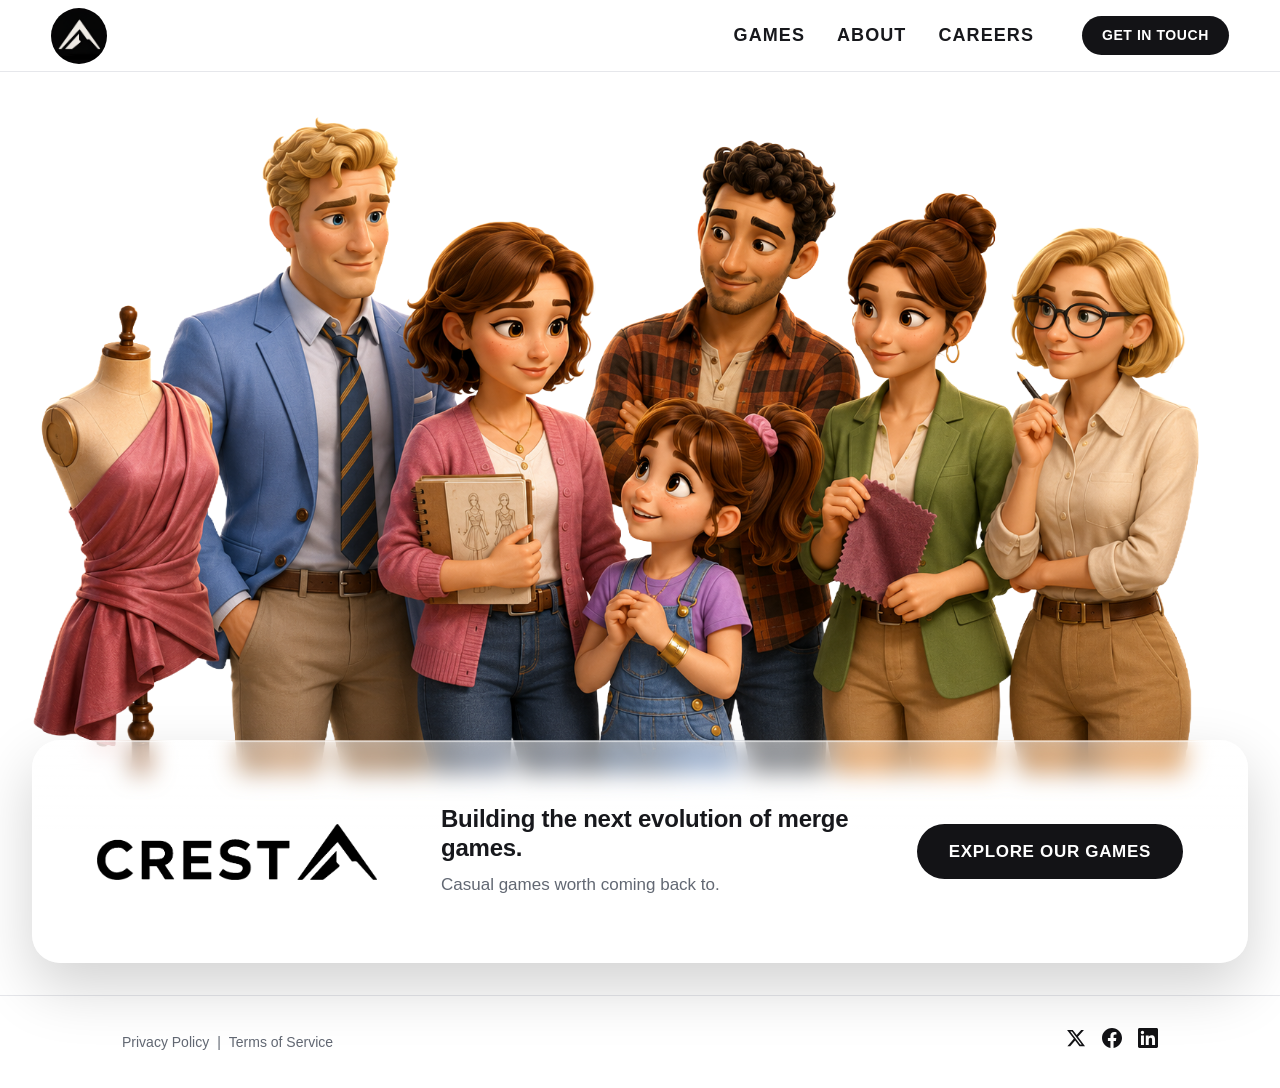
<file: index.html>
<!DOCTYPE html><html lang="en"> <head><meta charset="UTF-8"><meta name="viewport" content="width=device-width, initial-scale=1.0"><title>Crest Games — Games that reward quick thinking and elegant execution</title><meta name="description" content="Crest Games — Building engaging casual mobile games worth coming back to."><link rel="canonical" href="https://crest.gs/"><!-- Favicon --><link rel="icon" type="image/png" href="/logo.png"><link rel="apple-touch-icon" href="/logo.png"><!-- Open Graph --><meta property="og:type" content="website"><meta property="og:title" content="Crest Games — Games that reward quick thinking and elegant execution"><meta property="og:description" content="Crest Games — Building engaging casual mobile games worth coming back to."><meta property="og:url" content="https://crest.gs/"><meta property="og:image" content="https://crest.gs/logo-text.png"><meta property="og:site_name" content="Crest Games"><!-- Twitter Card --><meta name="twitter:card" content="summary"><meta name="twitter:title" content="Crest Games — Games that reward quick thinking and elegant execution"><meta name="twitter:description" content="Crest Games — Building engaging casual mobile games worth coming back to."><meta name="twitter:image" content="https://crest.gs/logo-text.png"><!-- Fonts: Satoshi (Fontshare) --><link rel="preconnect" href="https://api.fontshare.com" crossorigin><link href="https://api.fontshare.com/v2/css?f[]=satoshi@300,400,500,700,900&display=swap" rel="stylesheet"><style>.sr-only[data-astro-cid-bbe6dxrz]{position:absolute;width:1px;height:1px;padding:0;margin:-1px;overflow:hidden;clip:rect(0,0,0,0);white-space:nowrap;border:0}.hero[data-astro-cid-bbe6dxrz]{display:flex;flex-direction:column;align-items:center;padding:0 var(--space-lg) var(--space-lg)}.hero-stage[data-astro-cid-bbe6dxrz]{width:100%;display:flex;justify-content:center;padding-top:var(--space-md)}.hero-art[data-astro-cid-bbe6dxrz]{display:block;width:100%;max-width:1400px;height:auto}.hero-card[data-astro-cid-bbe6dxrz]{position:relative;z-index:2;width:100%;max-width:1340px;margin-top:calc(-1 * var(--space-lg));display:flex;flex-direction:row;align-items:center;gap:var(--space-xl);text-align:left;background:#ffffff38;backdrop-filter:blur(12px) saturate(175%);-webkit-backdrop-filter:blur(12px) saturate(175%);border:1px solid rgba(255,255,255,.4);border-radius:28px;box-shadow:0 24px 60px #0000002e,inset 0 1px 1px #fff9;padding:var(--space-xl) var(--space-xl);overflow:hidden}.hero-card[data-astro-cid-bbe6dxrz]:before{content:"";position:absolute;inset:0;border-radius:inherit;pointer-events:none;background:linear-gradient(180deg,#fff6,#fff0 40%)}.hero-card[data-astro-cid-bbe6dxrz]>[data-astro-cid-bbe6dxrz]{position:relative;z-index:1}.hero-logo[data-astro-cid-bbe6dxrz]{width:280px;height:auto;flex-shrink:0}.hero-copy[data-astro-cid-bbe6dxrz]{flex:1;min-width:0}.hero-tagline[data-astro-cid-bbe6dxrz]{font-size:var(--font-size-xl);font-weight:900;color:var(--color-text);line-height:1.2;letter-spacing:-.01em}.hero-subtitle[data-astro-cid-bbe6dxrz]{font-size:1.0625rem;font-weight:500;color:var(--color-text-muted);margin-top:var(--space-sm)}.hero-cta[data-astro-cid-bbe6dxrz]{flex-shrink:0;white-space:nowrap;font-size:var(--font-size-base);padding:.875rem 2rem;background-color:var(--color-accent);color:#fff}.hero-cta[data-astro-cid-bbe6dxrz]:hover{background-color:var(--color-accent-hover)}@media(max-width:768px){.hero[data-astro-cid-bbe6dxrz]{padding:var(--space-md)}.hero-card[data-astro-cid-bbe6dxrz]{flex-direction:column;text-align:center;gap:var(--space-md);max-width:420px;margin-top:calc(-1 * var(--space-lg));padding:var(--space-lg) var(--space-md)}.hero-logo[data-astro-cid-bbe6dxrz]{width:130px}.hero-cta[data-astro-cid-bbe6dxrz]{width:100%}}
</style>
<link rel="stylesheet" href="/_astro/BaseLayout.DIKNVP6m.css"></head> <body> <a href="#main-content" class="skip-link">Skip to content</a> <header class="site-header" data-astro-cid-3ef6ksr2> <nav class="nav" aria-label="Main navigation" data-astro-cid-3ef6ksr2> <a href="/" class="nav-logo" aria-label="Crest Games home" data-astro-cid-3ef6ksr2> <img src="/logo-header.png" alt="" width="56" height="56" data-astro-cid-3ef6ksr2> </a> <ul class="nav-links" id="nav-links" data-astro-cid-3ef6ksr2> <li data-astro-cid-3ef6ksr2> <a href="/games" data-astro-cid-3ef6ksr2> Games </a> </li><li data-astro-cid-3ef6ksr2> <a href="/about" data-astro-cid-3ef6ksr2> About </a> </li><li data-astro-cid-3ef6ksr2> <a href="/careers" data-astro-cid-3ef6ksr2> Careers </a> </li> </ul> <a href="/contact" class="cta-button nav-cta" data-astro-cid-3ef6ksr2>Get in Touch</a> <button class="mobile-menu-toggle" aria-label="Toggle menu" aria-expanded="false" aria-controls="nav-links" data-astro-cid-3ef6ksr2> <span data-astro-cid-3ef6ksr2></span> <span data-astro-cid-3ef6ksr2></span> <span data-astro-cid-3ef6ksr2></span> </button> </nav> </header> <script type="module">const e=document.querySelector(".mobile-menu-toggle"),t=document.getElementById("nav-links");e&&t&&e.addEventListener("click",()=>{const n=e.getAttribute("aria-expanded")==="true";e.setAttribute("aria-expanded",String(!n)),t.classList.toggle("is-open")});</script> <main id="main-content">  <section class="hero" aria-labelledby="hero-heading" data-astro-cid-bbe6dxrz> <h1 id="hero-heading" class="sr-only" data-astro-cid-bbe6dxrz>Crest Games</h1> <div class="hero-stage" data-astro-cid-bbe6dxrz> <img class="hero-art" src="/landing.png" alt="The Merge Mogul cast" loading="eager" data-astro-cid-bbe6dxrz> </div> <div class="hero-card" data-astro-cid-bbe6dxrz> <img src="/logo-full.png" alt="Crest Games" class="hero-logo" width="280" height="56" data-astro-cid-bbe6dxrz> <div class="hero-copy" data-astro-cid-bbe6dxrz> <p class="hero-tagline" data-astro-cid-bbe6dxrz>Building the next evolution of merge games.</p> <p class="hero-subtitle" data-astro-cid-bbe6dxrz>Casual games worth coming back to.</p> </div> <a href="/games" class="cta-button hero-cta" data-astro-cid-bbe6dxrz>Explore our games</a> </div> </section>  </main> <footer class="site-footer" data-astro-cid-sz7xmlte> <div class="footer-inner container" data-astro-cid-sz7xmlte> <div class="footer-legal" data-astro-cid-sz7xmlte> <a href="/privacy-policy" data-astro-cid-sz7xmlte>Privacy Policy</a> <span aria-hidden="true" data-astro-cid-sz7xmlte>|</span> <a href="/terms-of-service" data-astro-cid-sz7xmlte>Terms of Service</a> </div> <div class="social-icons" data-astro-cid-dv46nlzh> <a href="#" target="_blank" rel="noopener noreferrer" aria-label="Twitter" data-astro-cid-dv46nlzh> <svg width="20" height="20" viewBox="0 0 24 24" fill="currentColor" xmlns="http://www.w3.org/2000/svg" data-astro-cid-dv46nlzh> <path d="M18.244 2.25h3.308l-7.227 8.26 8.502 11.24H16.17l-5.214-6.817L4.99 21.75H1.68l7.73-8.835L1.254 2.25H8.08l4.713 6.231zm-1.161 17.52h1.833L7.084 4.126H5.117z" data-astro-cid-dv46nlzh></path> </svg> </a> <a href="#" target="_blank" rel="noopener noreferrer" aria-label="Facebook" data-astro-cid-dv46nlzh> <svg width="20" height="20" viewBox="0 0 24 24" fill="currentColor" xmlns="http://www.w3.org/2000/svg" data-astro-cid-dv46nlzh> <path d="M24 12.073c0-6.627-5.373-12-12-12s-12 5.373-12 12c0 5.99 4.388 10.954 10.125 11.854v-8.385H7.078v-3.47h3.047V9.43c0-3.007 1.792-4.669 4.533-4.669 1.312 0 2.686.235 2.686.235v2.953H15.83c-1.491 0-1.956.925-1.956 1.874v2.25h3.328l-.532 3.47h-2.796v8.385C19.612 23.027 24 18.062 24 12.073z" data-astro-cid-dv46nlzh></path> </svg> </a> <a href="#" target="_blank" rel="noopener noreferrer" aria-label="LinkedIn" data-astro-cid-dv46nlzh> <svg width="20" height="20" viewBox="0 0 24 24" fill="currentColor" xmlns="http://www.w3.org/2000/svg" data-astro-cid-dv46nlzh> <path d="M20.447 20.452h-3.554v-5.569c0-1.328-.027-3.037-1.852-3.037-1.853 0-2.136 1.445-2.136 2.939v5.667H9.351V9h3.414v1.561h.046c.477-.9 1.637-1.85 3.37-1.85 3.601 0 4.267 2.37 4.267 5.455v6.286zM5.337 7.433a2.062 2.062 0 01-2.063-2.065 2.064 2.064 0 112.063 2.065zm1.782 13.019H3.555V9h3.564v11.452zM22.225 0H1.771C.792 0 0 .774 0 1.729v20.542C0 23.227.792 24 1.771 24h20.451C23.2 24 24 23.227 24 22.271V1.729C24 .774 23.2 0 22.222 0h.003z" data-astro-cid-dv46nlzh></path> </svg> </a> </div> </div> </footer> </body></html>
</file>
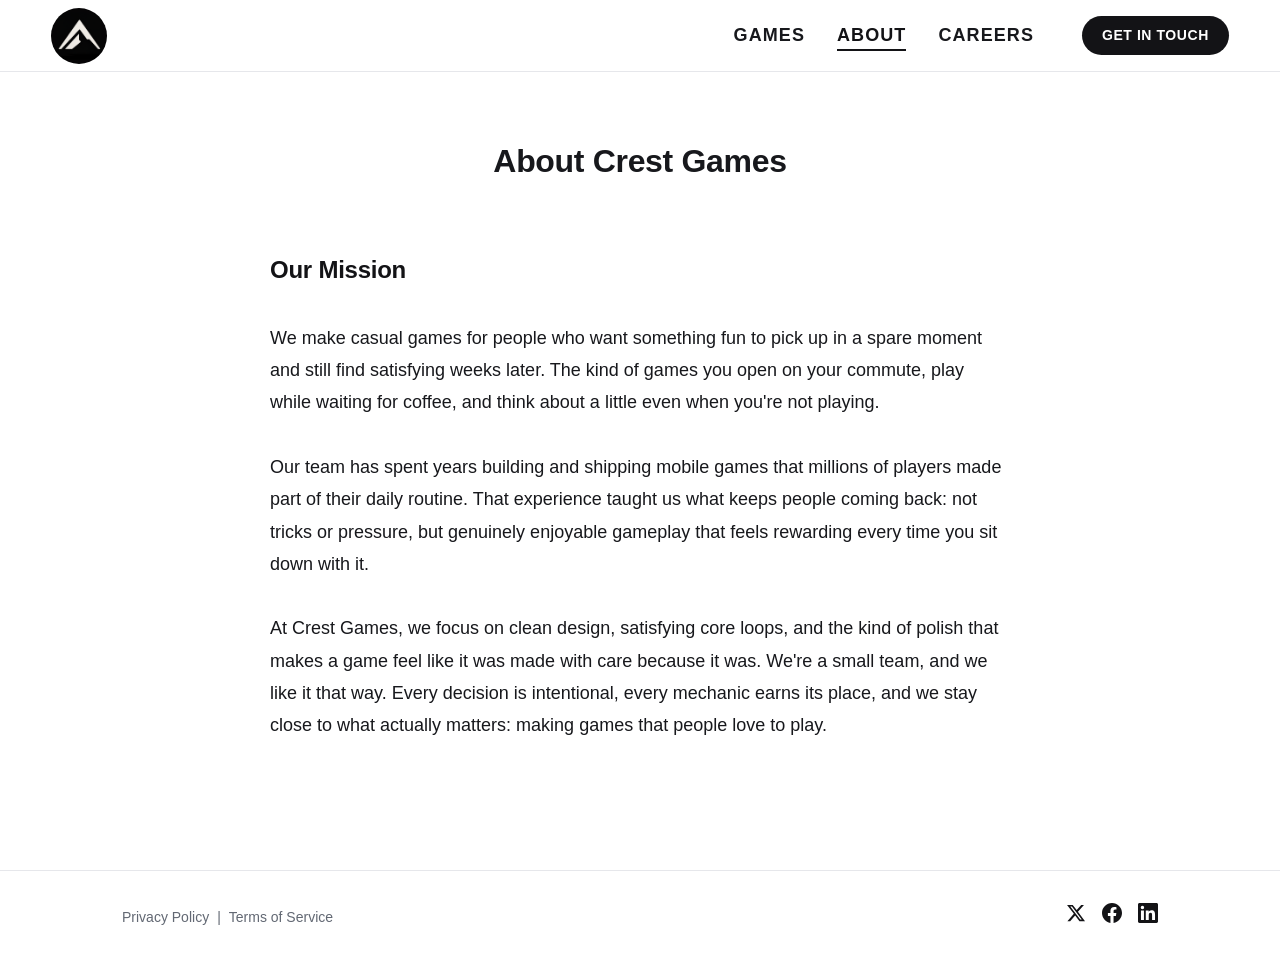
<file: about/index.html>
<!DOCTYPE html><html lang="en"> <head><meta charset="UTF-8"><meta name="viewport" content="width=device-width, initial-scale=1.0"><title>About | Crest Games</title><meta name="description" content="Crest Games — A mobile casual game studio building engaging games that players genuinely enjoy coming back to."><link rel="canonical" href="https://crest.gs/about"><!-- Favicon --><link rel="icon" type="image/png" href="/logo.png"><link rel="apple-touch-icon" href="/logo.png"><!-- Open Graph --><meta property="og:type" content="website"><meta property="og:title" content="About | Crest Games"><meta property="og:description" content="Crest Games — A mobile casual game studio building engaging games that players genuinely enjoy coming back to."><meta property="og:url" content="https://crest.gs/about"><meta property="og:image" content="https://crest.gs/logo-text.png"><meta property="og:site_name" content="Crest Games"><!-- Twitter Card --><meta name="twitter:card" content="summary"><meta name="twitter:title" content="About | Crest Games"><meta name="twitter:description" content="Crest Games — A mobile casual game studio building engaging games that players genuinely enjoy coming back to."><meta name="twitter:image" content="https://crest.gs/logo-text.png"><!-- Fonts: Satoshi (Fontshare) --><link rel="preconnect" href="https://api.fontshare.com" crossorigin><link href="https://api.fontshare.com/v2/css?f[]=satoshi@300,400,500,700,900&display=swap" rel="stylesheet"><style>.about-content[data-astro-cid-kh7btl4r]{max-width:740px;margin-inline:auto}.about-block[data-astro-cid-kh7btl4r]{margin-bottom:var(--space-xl)}.about-block[data-astro-cid-kh7btl4r] h2[data-astro-cid-kh7btl4r]{font-size:var(--font-size-xl);color:var(--color-accent);margin-bottom:var(--space-lg)}.about-block[data-astro-cid-kh7btl4r] p[data-astro-cid-kh7btl4r]{font-size:var(--font-size-lg);line-height:1.8;color:var(--color-text);margin-bottom:var(--space-lg)}
</style>
<link rel="stylesheet" href="/_astro/BaseLayout.DIKNVP6m.css"></head> <body> <a href="#main-content" class="skip-link">Skip to content</a> <header class="site-header" data-astro-cid-3ef6ksr2> <nav class="nav" aria-label="Main navigation" data-astro-cid-3ef6ksr2> <a href="/" class="nav-logo" aria-label="Crest Games home" data-astro-cid-3ef6ksr2> <img src="/logo-header.png" alt="" width="56" height="56" data-astro-cid-3ef6ksr2> </a> <ul class="nav-links" id="nav-links" data-astro-cid-3ef6ksr2> <li data-astro-cid-3ef6ksr2> <a href="/games" data-astro-cid-3ef6ksr2> Games </a> </li><li data-astro-cid-3ef6ksr2> <a href="/about" aria-current="page" data-astro-cid-3ef6ksr2> About </a> </li><li data-astro-cid-3ef6ksr2> <a href="/careers" data-astro-cid-3ef6ksr2> Careers </a> </li> </ul> <a href="/contact" class="cta-button nav-cta" data-astro-cid-3ef6ksr2>Get in Touch</a> <button class="mobile-menu-toggle" aria-label="Toggle menu" aria-expanded="false" aria-controls="nav-links" data-astro-cid-3ef6ksr2> <span data-astro-cid-3ef6ksr2></span> <span data-astro-cid-3ef6ksr2></span> <span data-astro-cid-3ef6ksr2></span> </button> </nav> </header> <script type="module">const e=document.querySelector(".mobile-menu-toggle"),t=document.getElementById("nav-links");e&&t&&e.addEventListener("click",()=>{const n=e.getAttribute("aria-expanded")==="true";e.setAttribute("aria-expanded",String(!n)),t.classList.toggle("is-open")});</script> <main id="main-content">  <section class="page-section" data-astro-cid-kh7btl4r> <div class="container" data-astro-cid-kh7btl4r> <div class="page-header" data-astro-cid-kh7btl4r> <h1 data-astro-cid-kh7btl4r>About Crest Games</h1> </div> <div class="about-content" data-astro-cid-kh7btl4r> <div class="about-block" data-astro-cid-kh7btl4r> <h2 data-astro-cid-kh7btl4r>Our Mission</h2> <p data-astro-cid-kh7btl4r>
We make casual games for people who want something fun to pick up in a spare moment
            and still find satisfying weeks later. The kind of games you open on your commute,
            play while waiting for coffee, and think about a little even when you're not playing.
</p> <p data-astro-cid-kh7btl4r>
Our team has spent years building and shipping mobile games that millions of players
            made part of their daily routine. That experience taught us what keeps people coming
            back: not tricks or pressure, but genuinely enjoyable gameplay that feels rewarding
            every time you sit down with it.
</p> <p data-astro-cid-kh7btl4r>
At Crest Games, we focus on clean design, satisfying core loops, and the kind of
            polish that makes a game feel like it was made with care because it was. We're a
            small team, and we like it that way. Every decision is intentional, every mechanic
            earns its place, and we stay close to what actually matters: making games that people
            love to play.
</p> </div> </div> </div> </section>  </main> <footer class="site-footer" data-astro-cid-sz7xmlte> <div class="footer-inner container" data-astro-cid-sz7xmlte> <div class="footer-legal" data-astro-cid-sz7xmlte> <a href="/privacy-policy" data-astro-cid-sz7xmlte>Privacy Policy</a> <span aria-hidden="true" data-astro-cid-sz7xmlte>|</span> <a href="/terms-of-service" data-astro-cid-sz7xmlte>Terms of Service</a> </div> <div class="social-icons" data-astro-cid-dv46nlzh> <a href="#" target="_blank" rel="noopener noreferrer" aria-label="Twitter" data-astro-cid-dv46nlzh> <svg width="20" height="20" viewBox="0 0 24 24" fill="currentColor" xmlns="http://www.w3.org/2000/svg" data-astro-cid-dv46nlzh> <path d="M18.244 2.25h3.308l-7.227 8.26 8.502 11.24H16.17l-5.214-6.817L4.99 21.75H1.68l7.73-8.835L1.254 2.25H8.08l4.713 6.231zm-1.161 17.52h1.833L7.084 4.126H5.117z" data-astro-cid-dv46nlzh></path> </svg> </a> <a href="#" target="_blank" rel="noopener noreferrer" aria-label="Facebook" data-astro-cid-dv46nlzh> <svg width="20" height="20" viewBox="0 0 24 24" fill="currentColor" xmlns="http://www.w3.org/2000/svg" data-astro-cid-dv46nlzh> <path d="M24 12.073c0-6.627-5.373-12-12-12s-12 5.373-12 12c0 5.99 4.388 10.954 10.125 11.854v-8.385H7.078v-3.47h3.047V9.43c0-3.007 1.792-4.669 4.533-4.669 1.312 0 2.686.235 2.686.235v2.953H15.83c-1.491 0-1.956.925-1.956 1.874v2.25h3.328l-.532 3.47h-2.796v8.385C19.612 23.027 24 18.062 24 12.073z" data-astro-cid-dv46nlzh></path> </svg> </a> <a href="#" target="_blank" rel="noopener noreferrer" aria-label="LinkedIn" data-astro-cid-dv46nlzh> <svg width="20" height="20" viewBox="0 0 24 24" fill="currentColor" xmlns="http://www.w3.org/2000/svg" data-astro-cid-dv46nlzh> <path d="M20.447 20.452h-3.554v-5.569c0-1.328-.027-3.037-1.852-3.037-1.853 0-2.136 1.445-2.136 2.939v5.667H9.351V9h3.414v1.561h.046c.477-.9 1.637-1.85 3.37-1.85 3.601 0 4.267 2.37 4.267 5.455v6.286zM5.337 7.433a2.062 2.062 0 01-2.063-2.065 2.064 2.064 0 112.063 2.065zm1.782 13.019H3.555V9h3.564v11.452zM22.225 0H1.771C.792 0 0 .774 0 1.729v20.542C0 23.227.792 24 1.771 24h20.451C23.2 24 24 23.227 24 22.271V1.729C24 .774 23.2 0 22.222 0h.003z" data-astro-cid-dv46nlzh></path> </svg> </a> </div> </div> </footer> </body></html>
</file>
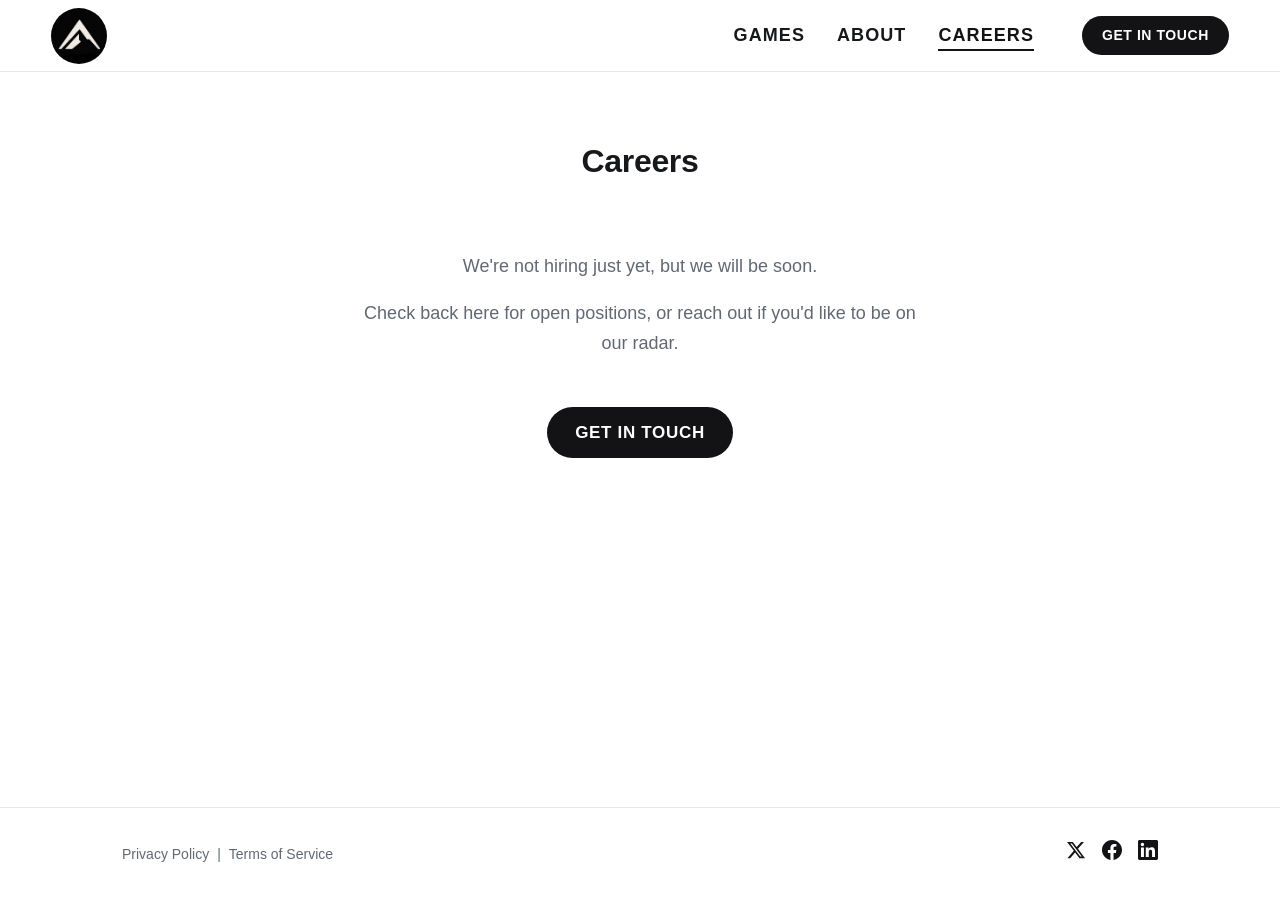
<file: careers/index.html>
<!DOCTYPE html><html lang="en"> <head><meta charset="UTF-8"><meta name="viewport" content="width=device-width, initial-scale=1.0"><title>Careers | Crest Games</title><meta name="description" content="Careers at Crest Games — open positions will be posted soon. Get in touch if you'd like to be considered."><link rel="canonical" href="https://crest.gs/careers"><!-- Favicon --><link rel="icon" type="image/png" href="/logo.png"><link rel="apple-touch-icon" href="/logo.png"><!-- Open Graph --><meta property="og:type" content="website"><meta property="og:title" content="Careers | Crest Games"><meta property="og:description" content="Careers at Crest Games — open positions will be posted soon. Get in touch if you'd like to be considered."><meta property="og:url" content="https://crest.gs/careers"><meta property="og:image" content="https://crest.gs/logo-text.png"><meta property="og:site_name" content="Crest Games"><!-- Twitter Card --><meta name="twitter:card" content="summary"><meta name="twitter:title" content="Careers | Crest Games"><meta name="twitter:description" content="Careers at Crest Games — open positions will be posted soon. Get in touch if you'd like to be considered."><meta name="twitter:image" content="https://crest.gs/logo-text.png"><!-- Fonts: Satoshi (Fontshare) --><link rel="preconnect" href="https://api.fontshare.com" crossorigin><link href="https://api.fontshare.com/v2/css?f[]=satoshi@300,400,500,700,900&display=swap" rel="stylesheet"><style>.careers-content[data-astro-cid-2pjcwduj]{max-width:560px;margin-inline:auto;text-align:center}.careers-content[data-astro-cid-2pjcwduj] p[data-astro-cid-2pjcwduj]{font-size:var(--font-size-lg);color:var(--color-text-muted);margin-bottom:var(--space-md);line-height:1.7}.careers-content[data-astro-cid-2pjcwduj] .cta-button[data-astro-cid-2pjcwduj]{margin-top:var(--space-lg)}
</style>
<link rel="stylesheet" href="/_astro/BaseLayout.DIKNVP6m.css"></head> <body> <a href="#main-content" class="skip-link">Skip to content</a> <header class="site-header" data-astro-cid-3ef6ksr2> <nav class="nav" aria-label="Main navigation" data-astro-cid-3ef6ksr2> <a href="/" class="nav-logo" aria-label="Crest Games home" data-astro-cid-3ef6ksr2> <img src="/logo-header.png" alt="" width="56" height="56" data-astro-cid-3ef6ksr2> </a> <ul class="nav-links" id="nav-links" data-astro-cid-3ef6ksr2> <li data-astro-cid-3ef6ksr2> <a href="/games" data-astro-cid-3ef6ksr2> Games </a> </li><li data-astro-cid-3ef6ksr2> <a href="/about" data-astro-cid-3ef6ksr2> About </a> </li><li data-astro-cid-3ef6ksr2> <a href="/careers" aria-current="page" data-astro-cid-3ef6ksr2> Careers </a> </li> </ul> <a href="/contact" class="cta-button nav-cta" data-astro-cid-3ef6ksr2>Get in Touch</a> <button class="mobile-menu-toggle" aria-label="Toggle menu" aria-expanded="false" aria-controls="nav-links" data-astro-cid-3ef6ksr2> <span data-astro-cid-3ef6ksr2></span> <span data-astro-cid-3ef6ksr2></span> <span data-astro-cid-3ef6ksr2></span> </button> </nav> </header> <script type="module">const e=document.querySelector(".mobile-menu-toggle"),t=document.getElementById("nav-links");e&&t&&e.addEventListener("click",()=>{const n=e.getAttribute("aria-expanded")==="true";e.setAttribute("aria-expanded",String(!n)),t.classList.toggle("is-open")});</script> <main id="main-content">  <section class="page-section" data-astro-cid-2pjcwduj> <div class="container" data-astro-cid-2pjcwduj> <div class="page-header" data-astro-cid-2pjcwduj> <h1 data-astro-cid-2pjcwduj>Careers</h1> </div> <div class="careers-content" data-astro-cid-2pjcwduj> <p data-astro-cid-2pjcwduj>We're not hiring just yet, but we will be soon.</p> <p data-astro-cid-2pjcwduj>Check back here for open positions, or reach out if you'd like to be on our radar.</p> <a href="/contact" class="cta-button" data-astro-cid-2pjcwduj>Get in Touch</a> </div> </div> </section>  </main> <footer class="site-footer" data-astro-cid-sz7xmlte> <div class="footer-inner container" data-astro-cid-sz7xmlte> <div class="footer-legal" data-astro-cid-sz7xmlte> <a href="/privacy-policy" data-astro-cid-sz7xmlte>Privacy Policy</a> <span aria-hidden="true" data-astro-cid-sz7xmlte>|</span> <a href="/terms-of-service" data-astro-cid-sz7xmlte>Terms of Service</a> </div> <div class="social-icons" data-astro-cid-dv46nlzh> <a href="#" target="_blank" rel="noopener noreferrer" aria-label="Twitter" data-astro-cid-dv46nlzh> <svg width="20" height="20" viewBox="0 0 24 24" fill="currentColor" xmlns="http://www.w3.org/2000/svg" data-astro-cid-dv46nlzh> <path d="M18.244 2.25h3.308l-7.227 8.26 8.502 11.24H16.17l-5.214-6.817L4.99 21.75H1.68l7.73-8.835L1.254 2.25H8.08l4.713 6.231zm-1.161 17.52h1.833L7.084 4.126H5.117z" data-astro-cid-dv46nlzh></path> </svg> </a> <a href="#" target="_blank" rel="noopener noreferrer" aria-label="Facebook" data-astro-cid-dv46nlzh> <svg width="20" height="20" viewBox="0 0 24 24" fill="currentColor" xmlns="http://www.w3.org/2000/svg" data-astro-cid-dv46nlzh> <path d="M24 12.073c0-6.627-5.373-12-12-12s-12 5.373-12 12c0 5.99 4.388 10.954 10.125 11.854v-8.385H7.078v-3.47h3.047V9.43c0-3.007 1.792-4.669 4.533-4.669 1.312 0 2.686.235 2.686.235v2.953H15.83c-1.491 0-1.956.925-1.956 1.874v2.25h3.328l-.532 3.47h-2.796v8.385C19.612 23.027 24 18.062 24 12.073z" data-astro-cid-dv46nlzh></path> </svg> </a> <a href="#" target="_blank" rel="noopener noreferrer" aria-label="LinkedIn" data-astro-cid-dv46nlzh> <svg width="20" height="20" viewBox="0 0 24 24" fill="currentColor" xmlns="http://www.w3.org/2000/svg" data-astro-cid-dv46nlzh> <path d="M20.447 20.452h-3.554v-5.569c0-1.328-.027-3.037-1.852-3.037-1.853 0-2.136 1.445-2.136 2.939v5.667H9.351V9h3.414v1.561h.046c.477-.9 1.637-1.85 3.37-1.85 3.601 0 4.267 2.37 4.267 5.455v6.286zM5.337 7.433a2.062 2.062 0 01-2.063-2.065 2.064 2.064 0 112.063 2.065zm1.782 13.019H3.555V9h3.564v11.452zM22.225 0H1.771C.792 0 0 .774 0 1.729v20.542C0 23.227.792 24 1.771 24h20.451C23.2 24 24 23.227 24 22.271V1.729C24 .774 23.2 0 22.222 0h.003z" data-astro-cid-dv46nlzh></path> </svg> </a> </div> </div> </footer> </body></html>
</file>
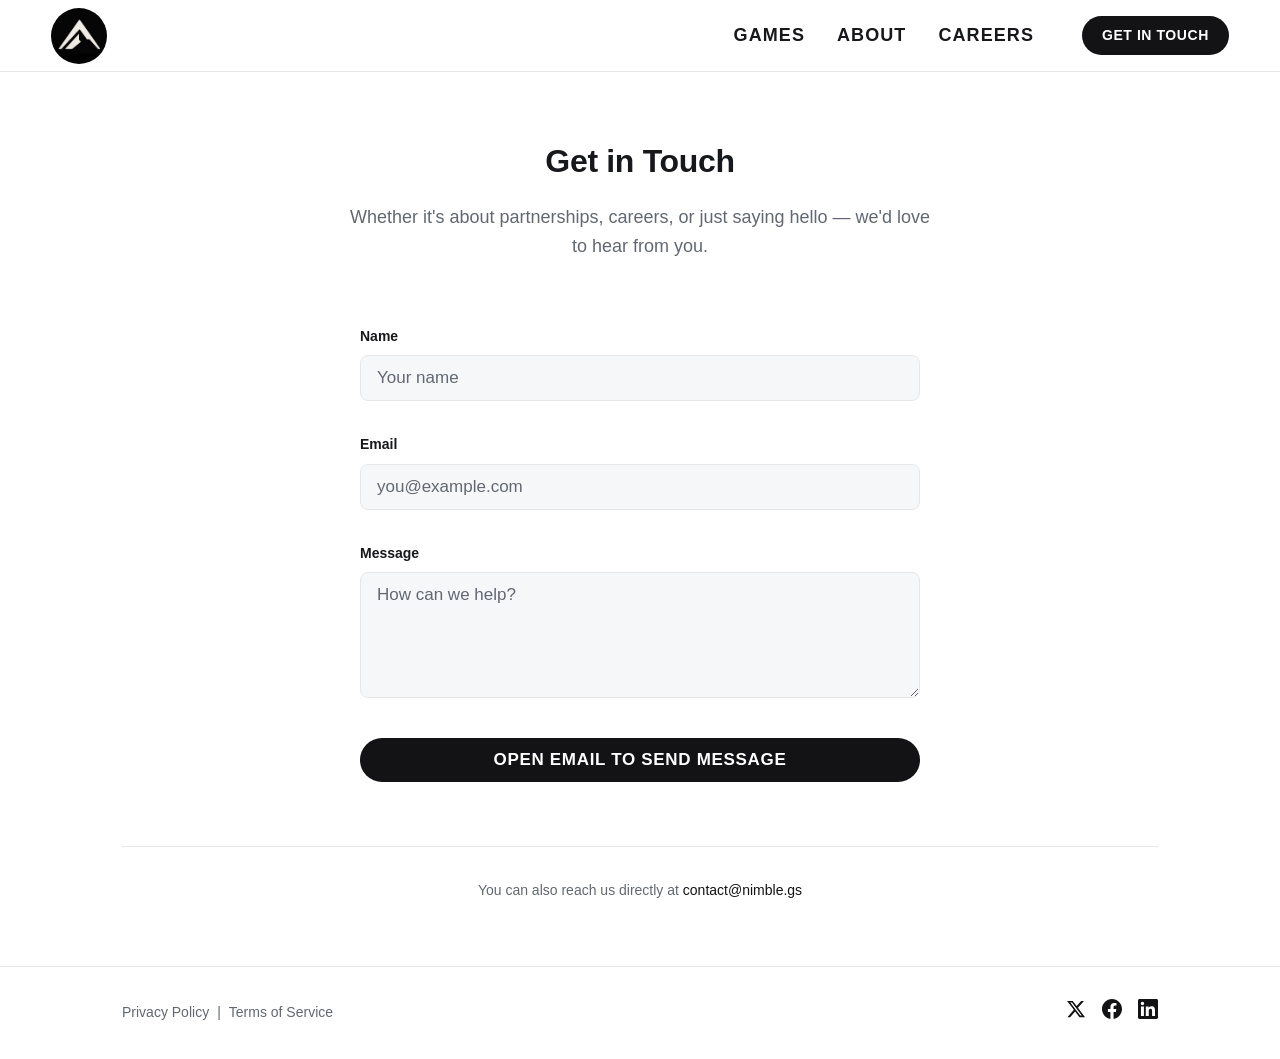
<file: contact/index.html>
<!DOCTYPE html><html lang="en"> <head><meta charset="UTF-8"><meta name="viewport" content="width=device-width, initial-scale=1.0"><title>Contact | Crest Games</title><meta name="description" content="Get in touch with Crest Games. Reach out about partnerships, careers, or anything else — we'd love to hear from you."><link rel="canonical" href="https://crest.gs/contact"><!-- Favicon --><link rel="icon" type="image/png" href="/logo.png"><link rel="apple-touch-icon" href="/logo.png"><!-- Open Graph --><meta property="og:type" content="website"><meta property="og:title" content="Contact | Crest Games"><meta property="og:description" content="Get in touch with Crest Games. Reach out about partnerships, careers, or anything else — we'd love to hear from you."><meta property="og:url" content="https://crest.gs/contact"><meta property="og:image" content="https://crest.gs/logo-text.png"><meta property="og:site_name" content="Crest Games"><!-- Twitter Card --><meta name="twitter:card" content="summary"><meta name="twitter:title" content="Contact | Crest Games"><meta name="twitter:description" content="Get in touch with Crest Games. Reach out about partnerships, careers, or anything else — we'd love to hear from you."><meta name="twitter:image" content="https://crest.gs/logo-text.png"><!-- Fonts: Satoshi (Fontshare) --><link rel="preconnect" href="https://api.fontshare.com" crossorigin><link href="https://api.fontshare.com/v2/css?f[]=satoshi@300,400,500,700,900&display=swap" rel="stylesheet"><link rel="stylesheet" href="/_astro/BaseLayout.DIKNVP6m.css">
<style>.contact-form[data-astro-cid-svshx33u]{max-width:560px;margin-inline:auto}.form-group[data-astro-cid-svshx33u]{margin-bottom:var(--space-lg)}label[data-astro-cid-svshx33u]{display:block;font-weight:600;font-size:var(--font-size-sm);margin-bottom:var(--space-sm);color:var(--color-text)}input[data-astro-cid-svshx33u],textarea[data-astro-cid-svshx33u]{width:100%;padding:.75rem var(--space-md);font-family:var(--font-family);font-size:var(--font-size-base);color:var(--color-text);background-color:var(--color-bg-card);border:1px solid var(--color-border);border-radius:var(--radius-md);transition:border-color .2s ease}input[data-astro-cid-svshx33u]:focus,textarea[data-astro-cid-svshx33u]:focus{outline:none;border-color:var(--color-accent);box-shadow:0 0 0 3px #1313161f}input[data-astro-cid-svshx33u]::placeholder,textarea[data-astro-cid-svshx33u]::placeholder{color:var(--color-text-muted)}textarea[data-astro-cid-svshx33u]{resize:vertical;min-height:120px}button[data-astro-cid-svshx33u][type=submit]{width:100%}.contact-alt[data-astro-cid-uw5kdbxl]{text-align:center;margin-top:var(--space-xl);padding-top:var(--space-lg);border-top:1px solid var(--color-border)}.contact-alt[data-astro-cid-uw5kdbxl] p[data-astro-cid-uw5kdbxl]{font-size:var(--font-size-sm);color:var(--color-text-muted)}
</style></head> <body> <a href="#main-content" class="skip-link">Skip to content</a> <header class="site-header" data-astro-cid-3ef6ksr2> <nav class="nav" aria-label="Main navigation" data-astro-cid-3ef6ksr2> <a href="/" class="nav-logo" aria-label="Crest Games home" data-astro-cid-3ef6ksr2> <img src="/logo-header.png" alt="" width="56" height="56" data-astro-cid-3ef6ksr2> </a> <ul class="nav-links" id="nav-links" data-astro-cid-3ef6ksr2> <li data-astro-cid-3ef6ksr2> <a href="/games" data-astro-cid-3ef6ksr2> Games </a> </li><li data-astro-cid-3ef6ksr2> <a href="/about" data-astro-cid-3ef6ksr2> About </a> </li><li data-astro-cid-3ef6ksr2> <a href="/careers" data-astro-cid-3ef6ksr2> Careers </a> </li> </ul> <a href="/contact" class="cta-button nav-cta" data-astro-cid-3ef6ksr2>Get in Touch</a> <button class="mobile-menu-toggle" aria-label="Toggle menu" aria-expanded="false" aria-controls="nav-links" data-astro-cid-3ef6ksr2> <span data-astro-cid-3ef6ksr2></span> <span data-astro-cid-3ef6ksr2></span> <span data-astro-cid-3ef6ksr2></span> </button> </nav> </header> <script type="module">const e=document.querySelector(".mobile-menu-toggle"),t=document.getElementById("nav-links");e&&t&&e.addEventListener("click",()=>{const n=e.getAttribute("aria-expanded")==="true";e.setAttribute("aria-expanded",String(!n)),t.classList.toggle("is-open")});</script> <main id="main-content">  <section class="page-section" data-astro-cid-uw5kdbxl> <div class="container" data-astro-cid-uw5kdbxl> <div class="page-header" data-astro-cid-uw5kdbxl> <h1 data-astro-cid-uw5kdbxl>Get in Touch</h1> <p data-astro-cid-uw5kdbxl>Whether it's about partnerships, careers, or just saying hello — we'd love to hear from you.</p> </div> <form class="contact-form" data-astro-cid-svshx33u> <div class="form-group" data-astro-cid-svshx33u> <label for="name" data-astro-cid-svshx33u>Name</label> <input type="text" id="name" name="name" required autocomplete="name" placeholder="Your name" data-astro-cid-svshx33u> </div> <div class="form-group" data-astro-cid-svshx33u> <label for="email" data-astro-cid-svshx33u>Email</label> <input type="email" id="email" name="email" required autocomplete="email" placeholder="you@example.com" data-astro-cid-svshx33u> </div> <div class="form-group" data-astro-cid-svshx33u> <label for="message" data-astro-cid-svshx33u>Message</label> <textarea id="message" name="message" rows="5" required placeholder="How can we help?" data-astro-cid-svshx33u></textarea> </div> <button type="submit" class="cta-button" data-astro-cid-svshx33u>Open Email to Send Message</button> </form> <script type="module">const t=document.querySelector(".contact-form");t&&t.addEventListener("submit",o=>{o.preventDefault();const e=new FormData(t),n=String(e.get("name")??"").trim(),m=String(e.get("email")??"").trim(),s=String(e.get("message")??"").trim(),a=`Contact form message from ${n}`,c=[`Name: ${n}`,`Email: ${m}`,"","Message:",s].join(`
`);window.location.href=`mailto:contact@nimble.gs?subject=${encodeURIComponent(a)}&body=${encodeURIComponent(c)}`});</script> <div class="contact-alt" data-astro-cid-uw5kdbxl> <p data-astro-cid-uw5kdbxl>You can also reach us directly at <a href="mailto:contact@nimble.gs" data-astro-cid-uw5kdbxl>contact@nimble.gs</a></p> </div> </div> </section>  </main> <footer class="site-footer" data-astro-cid-sz7xmlte> <div class="footer-inner container" data-astro-cid-sz7xmlte> <div class="footer-legal" data-astro-cid-sz7xmlte> <a href="/privacy-policy" data-astro-cid-sz7xmlte>Privacy Policy</a> <span aria-hidden="true" data-astro-cid-sz7xmlte>|</span> <a href="/terms-of-service" data-astro-cid-sz7xmlte>Terms of Service</a> </div> <div class="social-icons" data-astro-cid-dv46nlzh> <a href="#" target="_blank" rel="noopener noreferrer" aria-label="Twitter" data-astro-cid-dv46nlzh> <svg width="20" height="20" viewBox="0 0 24 24" fill="currentColor" xmlns="http://www.w3.org/2000/svg" data-astro-cid-dv46nlzh> <path d="M18.244 2.25h3.308l-7.227 8.26 8.502 11.24H16.17l-5.214-6.817L4.99 21.75H1.68l7.73-8.835L1.254 2.25H8.08l4.713 6.231zm-1.161 17.52h1.833L7.084 4.126H5.117z" data-astro-cid-dv46nlzh></path> </svg> </a> <a href="#" target="_blank" rel="noopener noreferrer" aria-label="Facebook" data-astro-cid-dv46nlzh> <svg width="20" height="20" viewBox="0 0 24 24" fill="currentColor" xmlns="http://www.w3.org/2000/svg" data-astro-cid-dv46nlzh> <path d="M24 12.073c0-6.627-5.373-12-12-12s-12 5.373-12 12c0 5.99 4.388 10.954 10.125 11.854v-8.385H7.078v-3.47h3.047V9.43c0-3.007 1.792-4.669 4.533-4.669 1.312 0 2.686.235 2.686.235v2.953H15.83c-1.491 0-1.956.925-1.956 1.874v2.25h3.328l-.532 3.47h-2.796v8.385C19.612 23.027 24 18.062 24 12.073z" data-astro-cid-dv46nlzh></path> </svg> </a> <a href="#" target="_blank" rel="noopener noreferrer" aria-label="LinkedIn" data-astro-cid-dv46nlzh> <svg width="20" height="20" viewBox="0 0 24 24" fill="currentColor" xmlns="http://www.w3.org/2000/svg" data-astro-cid-dv46nlzh> <path d="M20.447 20.452h-3.554v-5.569c0-1.328-.027-3.037-1.852-3.037-1.853 0-2.136 1.445-2.136 2.939v5.667H9.351V9h3.414v1.561h.046c.477-.9 1.637-1.85 3.37-1.85 3.601 0 4.267 2.37 4.267 5.455v6.286zM5.337 7.433a2.062 2.062 0 01-2.063-2.065 2.064 2.064 0 112.063 2.065zm1.782 13.019H3.555V9h3.564v11.452zM22.225 0H1.771C.792 0 0 .774 0 1.729v20.542C0 23.227.792 24 1.771 24h20.451C23.2 24 24 23.227 24 22.271V1.729C24 .774 23.2 0 22.222 0h.003z" data-astro-cid-dv46nlzh></path> </svg> </a> </div> </div> </footer> </body></html>
</file>
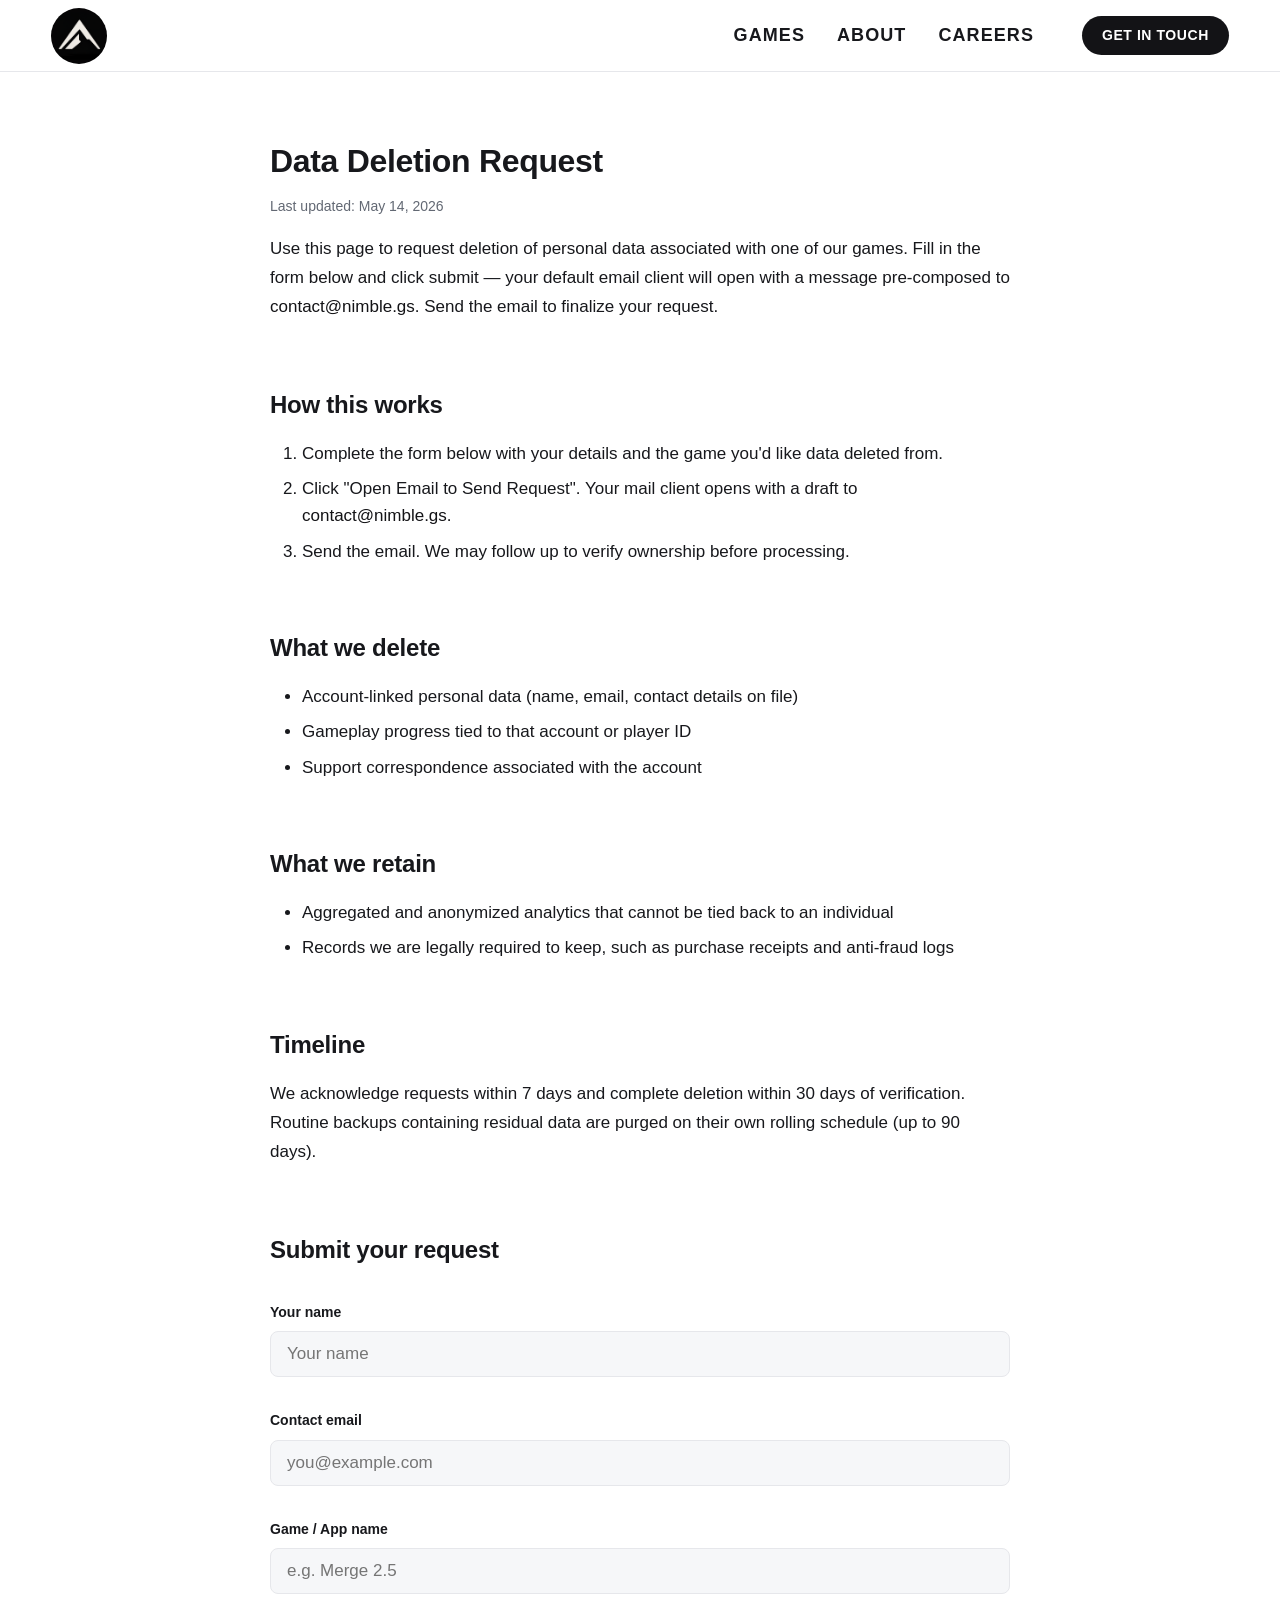
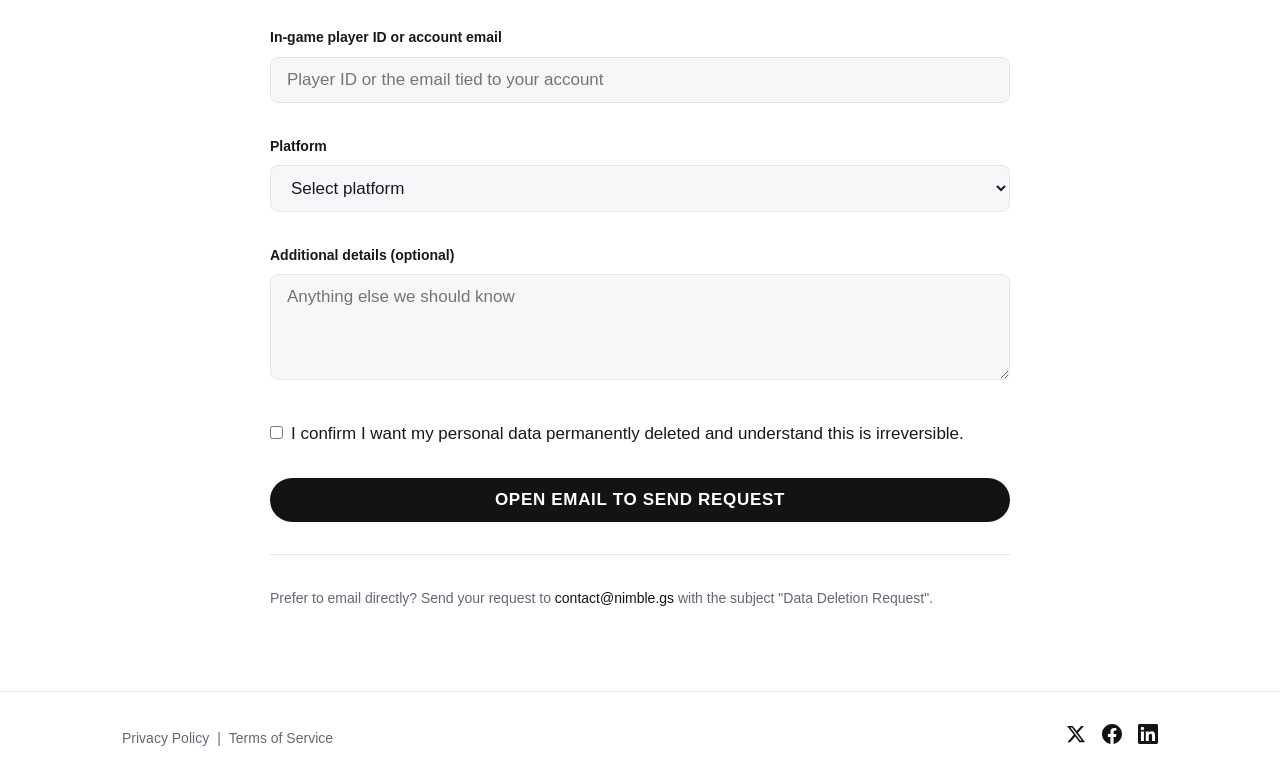
<file: data-deletion/index.html>
<!DOCTYPE html><html lang="en"> <head><meta charset="UTF-8"><meta name="viewport" content="width=device-width, initial-scale=1.0"><title>Data Deletion | Crest Games</title><meta name="description" content="Request deletion of personal data associated with a Crest Games game."><meta name="robots" content="noindex, follow"><link rel="canonical" href="https://crest.gs/data-deletion"><!-- Favicon --><link rel="icon" type="image/png" href="/logo.png"><link rel="apple-touch-icon" href="/logo.png"><!-- Open Graph --><meta property="og:type" content="website"><meta property="og:title" content="Data Deletion | Crest Games"><meta property="og:description" content="Request deletion of personal data associated with a Crest Games game."><meta property="og:url" content="https://crest.gs/data-deletion"><meta property="og:image" content="https://crest.gs/logo-text.png"><meta property="og:site_name" content="Crest Games"><!-- Twitter Card --><meta name="twitter:card" content="summary"><meta name="twitter:title" content="Data Deletion | Crest Games"><meta name="twitter:description" content="Request deletion of personal data associated with a Crest Games game."><meta name="twitter:image" content="https://crest.gs/logo-text.png"><!-- Fonts: Satoshi (Fontshare) --><link rel="preconnect" href="https://api.fontshare.com" crossorigin><link href="https://api.fontshare.com/v2/css?f[]=satoshi@300,400,500,700,900&display=swap" rel="stylesheet"><style>.legal-content[data-astro-cid-bn545qrf]{max-width:740px;margin-inline:auto}.legal-content[data-astro-cid-bn545qrf] h1[data-astro-cid-bn545qrf]{font-size:var(--font-size-2xl);margin-bottom:var(--space-sm)}.last-updated[data-astro-cid-bn545qrf]{font-size:var(--font-size-sm);color:var(--color-text-muted);margin-bottom:var(--space-xl)}.legal-content[data-astro-cid-bn545qrf] h2[data-astro-cid-bn545qrf]{font-size:var(--font-size-xl);color:var(--color-text);margin-top:var(--space-xl);margin-bottom:var(--space-md)}.legal-content[data-astro-cid-bn545qrf] p[data-astro-cid-bn545qrf]{margin-bottom:var(--space-md);line-height:1.7}.legal-content[data-astro-cid-bn545qrf] ul[data-astro-cid-bn545qrf],.legal-content[data-astro-cid-bn545qrf] ol[data-astro-cid-bn545qrf]{margin-bottom:var(--space-md);padding-left:var(--space-lg);list-style:disc}.legal-content[data-astro-cid-bn545qrf] ol[data-astro-cid-bn545qrf]{list-style:decimal}.legal-content[data-astro-cid-bn545qrf] li[data-astro-cid-bn545qrf]{margin-bottom:var(--space-sm);line-height:1.6}.deletion-form[data-astro-cid-bn545qrf]{margin-top:var(--space-lg)}.form-group[data-astro-cid-bn545qrf]{margin-bottom:var(--space-lg)}.form-group[data-astro-cid-bn545qrf] label[data-astro-cid-bn545qrf]{display:block;font-weight:600;font-size:var(--font-size-sm);margin-bottom:var(--space-sm);color:var(--color-text)}.form-group[data-astro-cid-bn545qrf] input[data-astro-cid-bn545qrf][type=text],.form-group[data-astro-cid-bn545qrf] input[data-astro-cid-bn545qrf][type=email],.form-group[data-astro-cid-bn545qrf] select[data-astro-cid-bn545qrf],.form-group[data-astro-cid-bn545qrf] textarea[data-astro-cid-bn545qrf]{width:100%;padding:.75rem var(--space-md);font-family:var(--font-family);font-size:var(--font-size-base);color:var(--color-text);background-color:var(--color-bg-card);border:1px solid var(--color-border);border-radius:var(--radius-md);transition:border-color .2s ease}.form-group[data-astro-cid-bn545qrf] input[data-astro-cid-bn545qrf]:focus,.form-group[data-astro-cid-bn545qrf] select[data-astro-cid-bn545qrf]:focus,.form-group[data-astro-cid-bn545qrf] textarea[data-astro-cid-bn545qrf]:focus{outline:none;border-color:var(--color-accent);box-shadow:0 0 0 3px #1313161f}.form-group[data-astro-cid-bn545qrf] textarea[data-astro-cid-bn545qrf]{resize:vertical;min-height:96px}.checkbox-group[data-astro-cid-bn545qrf]{display:flex;align-items:flex-start;gap:var(--space-sm)}.checkbox-group[data-astro-cid-bn545qrf] input[data-astro-cid-bn545qrf][type=checkbox]{margin-top:.35rem;flex-shrink:0}.checkbox-group[data-astro-cid-bn545qrf] label[data-astro-cid-bn545qrf]{margin-bottom:0;font-weight:400;font-size:var(--font-size-base);line-height:1.5}button[data-astro-cid-bn545qrf][type=submit]{width:100%}.fallback[data-astro-cid-bn545qrf]{margin-top:var(--space-lg);padding-top:var(--space-lg);border-top:1px solid var(--color-border);font-size:var(--font-size-sm);color:var(--color-text-muted)}
</style>
<link rel="stylesheet" href="/_astro/BaseLayout.DIKNVP6m.css"></head> <body> <a href="#main-content" class="skip-link">Skip to content</a> <header class="site-header" data-astro-cid-3ef6ksr2> <nav class="nav" aria-label="Main navigation" data-astro-cid-3ef6ksr2> <a href="/" class="nav-logo" aria-label="Crest Games home" data-astro-cid-3ef6ksr2> <img src="/logo-header.png" alt="" width="56" height="56" data-astro-cid-3ef6ksr2> </a> <ul class="nav-links" id="nav-links" data-astro-cid-3ef6ksr2> <li data-astro-cid-3ef6ksr2> <a href="/games" data-astro-cid-3ef6ksr2> Games </a> </li><li data-astro-cid-3ef6ksr2> <a href="/about" data-astro-cid-3ef6ksr2> About </a> </li><li data-astro-cid-3ef6ksr2> <a href="/careers" data-astro-cid-3ef6ksr2> Careers </a> </li> </ul> <a href="/contact" class="cta-button nav-cta" data-astro-cid-3ef6ksr2>Get in Touch</a> <button class="mobile-menu-toggle" aria-label="Toggle menu" aria-expanded="false" aria-controls="nav-links" data-astro-cid-3ef6ksr2> <span data-astro-cid-3ef6ksr2></span> <span data-astro-cid-3ef6ksr2></span> <span data-astro-cid-3ef6ksr2></span> </button> </nav> </header> <script type="module">const e=document.querySelector(".mobile-menu-toggle"),t=document.getElementById("nav-links");e&&t&&e.addEventListener("click",()=>{const n=e.getAttribute("aria-expanded")==="true";e.setAttribute("aria-expanded",String(!n)),t.classList.toggle("is-open")});</script> <main id="main-content">  <section class="page-section" data-astro-cid-bn545qrf> <div class="container" data-astro-cid-bn545qrf> <div class="legal-content" data-astro-cid-bn545qrf> <h1 data-astro-cid-bn545qrf>Data Deletion Request</h1> <p class="last-updated" data-astro-cid-bn545qrf>Last updated: May 14, 2026</p> <p data-astro-cid-bn545qrf>
Use this page to request deletion of personal data associated with one of our games.
          Fill in the form below and click submit — your default email client will open with a
          message pre-composed to <a href="mailto:contact@nimble.gs" data-astro-cid-bn545qrf>contact@nimble.gs</a>. Send the
          email to finalize your request.
</p> <h2 data-astro-cid-bn545qrf>How this works</h2> <ol data-astro-cid-bn545qrf> <li data-astro-cid-bn545qrf>Complete the form below with your details and the game you'd like data deleted from.</li> <li data-astro-cid-bn545qrf>Click "Open Email to Send Request". Your mail client opens with a draft to <a href="mailto:contact@nimble.gs" data-astro-cid-bn545qrf>contact@nimble.gs</a>.</li> <li data-astro-cid-bn545qrf>Send the email. We may follow up to verify ownership before processing.</li> </ol> <h2 data-astro-cid-bn545qrf>What we delete</h2> <ul data-astro-cid-bn545qrf> <li data-astro-cid-bn545qrf>Account-linked personal data (name, email, contact details on file)</li> <li data-astro-cid-bn545qrf>Gameplay progress tied to that account or player ID</li> <li data-astro-cid-bn545qrf>Support correspondence associated with the account</li> </ul> <h2 data-astro-cid-bn545qrf>What we retain</h2> <ul data-astro-cid-bn545qrf> <li data-astro-cid-bn545qrf>Aggregated and anonymized analytics that cannot be tied back to an individual</li> <li data-astro-cid-bn545qrf>Records we are legally required to keep, such as purchase receipts and anti-fraud logs</li> </ul> <h2 data-astro-cid-bn545qrf>Timeline</h2> <p data-astro-cid-bn545qrf>
We acknowledge requests within 7 days and complete deletion within 30 days of verification.
          Routine backups containing residual data are purged on their own rolling schedule (up to 90 days).
</p> <h2 data-astro-cid-bn545qrf>Submit your request</h2> <form class="deletion-form" data-astro-cid-bn545qrf> <div class="form-group" data-astro-cid-bn545qrf> <label for="name" data-astro-cid-bn545qrf>Your name</label> <input type="text" id="name" name="name" required autocomplete="name" placeholder="Your name" data-astro-cid-bn545qrf> </div> <div class="form-group" data-astro-cid-bn545qrf> <label for="email" data-astro-cid-bn545qrf>Contact email</label> <input type="email" id="email" name="email" required autocomplete="email" placeholder="you@example.com" data-astro-cid-bn545qrf> </div> <div class="form-group" data-astro-cid-bn545qrf> <label for="gameName" data-astro-cid-bn545qrf>Game / App name</label> <input type="text" id="gameName" name="gameName" required placeholder="e.g. Merge 2.5" data-astro-cid-bn545qrf> </div> <div class="form-group" data-astro-cid-bn545qrf> <label for="playerId" data-astro-cid-bn545qrf>In-game player ID or account email</label> <input type="text" id="playerId" name="playerId" required placeholder="Player ID or the email tied to your account" data-astro-cid-bn545qrf> </div> <div class="form-group" data-astro-cid-bn545qrf> <label for="platform" data-astro-cid-bn545qrf>Platform</label> <select id="platform" name="platform" required data-astro-cid-bn545qrf> <option value="" disabled selected data-astro-cid-bn545qrf>Select platform</option> <option value="iOS" data-astro-cid-bn545qrf>iOS</option> <option value="Android" data-astro-cid-bn545qrf>Android</option> <option value="Other" data-astro-cid-bn545qrf>Other</option> </select> </div> <div class="form-group" data-astro-cid-bn545qrf> <label for="details" data-astro-cid-bn545qrf>Additional details (optional)</label> <textarea id="details" name="details" rows="4" placeholder="Anything else we should know" data-astro-cid-bn545qrf></textarea> </div> <div class="form-group checkbox-group" data-astro-cid-bn545qrf> <input type="checkbox" id="confirm" name="confirm" required data-astro-cid-bn545qrf> <label for="confirm" data-astro-cid-bn545qrf>I confirm I want my personal data permanently deleted and understand this is irreversible.</label> </div> <button type="submit" class="cta-button" data-astro-cid-bn545qrf>Open Email to Send Request</button> </form> <p class="fallback" data-astro-cid-bn545qrf>
Prefer to email directly? Send your request to
<a href="mailto:contact@nimble.gs?subject=Data%20Deletion%20Request" data-astro-cid-bn545qrf>contact@nimble.gs</a>
with the subject "Data Deletion Request".
</p> </div> </div> </section>  </main> <footer class="site-footer" data-astro-cid-sz7xmlte> <div class="footer-inner container" data-astro-cid-sz7xmlte> <div class="footer-legal" data-astro-cid-sz7xmlte> <a href="/privacy-policy" data-astro-cid-sz7xmlte>Privacy Policy</a> <span aria-hidden="true" data-astro-cid-sz7xmlte>|</span> <a href="/terms-of-service" data-astro-cid-sz7xmlte>Terms of Service</a> </div> <div class="social-icons" data-astro-cid-dv46nlzh> <a href="#" target="_blank" rel="noopener noreferrer" aria-label="Twitter" data-astro-cid-dv46nlzh> <svg width="20" height="20" viewBox="0 0 24 24" fill="currentColor" xmlns="http://www.w3.org/2000/svg" data-astro-cid-dv46nlzh> <path d="M18.244 2.25h3.308l-7.227 8.26 8.502 11.24H16.17l-5.214-6.817L4.99 21.75H1.68l7.73-8.835L1.254 2.25H8.08l4.713 6.231zm-1.161 17.52h1.833L7.084 4.126H5.117z" data-astro-cid-dv46nlzh></path> </svg> </a> <a href="#" target="_blank" rel="noopener noreferrer" aria-label="Facebook" data-astro-cid-dv46nlzh> <svg width="20" height="20" viewBox="0 0 24 24" fill="currentColor" xmlns="http://www.w3.org/2000/svg" data-astro-cid-dv46nlzh> <path d="M24 12.073c0-6.627-5.373-12-12-12s-12 5.373-12 12c0 5.99 4.388 10.954 10.125 11.854v-8.385H7.078v-3.47h3.047V9.43c0-3.007 1.792-4.669 4.533-4.669 1.312 0 2.686.235 2.686.235v2.953H15.83c-1.491 0-1.956.925-1.956 1.874v2.25h3.328l-.532 3.47h-2.796v8.385C19.612 23.027 24 18.062 24 12.073z" data-astro-cid-dv46nlzh></path> </svg> </a> <a href="#" target="_blank" rel="noopener noreferrer" aria-label="LinkedIn" data-astro-cid-dv46nlzh> <svg width="20" height="20" viewBox="0 0 24 24" fill="currentColor" xmlns="http://www.w3.org/2000/svg" data-astro-cid-dv46nlzh> <path d="M20.447 20.452h-3.554v-5.569c0-1.328-.027-3.037-1.852-3.037-1.853 0-2.136 1.445-2.136 2.939v5.667H9.351V9h3.414v1.561h.046c.477-.9 1.637-1.85 3.37-1.85 3.601 0 4.267 2.37 4.267 5.455v6.286zM5.337 7.433a2.062 2.062 0 01-2.063-2.065 2.064 2.064 0 112.063 2.065zm1.782 13.019H3.555V9h3.564v11.452zM22.225 0H1.771C.792 0 0 .774 0 1.729v20.542C0 23.227.792 24 1.771 24h20.451C23.2 24 24 23.227 24 22.271V1.729C24 .774 23.2 0 22.222 0h.003z" data-astro-cid-dv46nlzh></path> </svg> </a> </div> </div> </footer> </body></html> <script type="module">const t=document.querySelector(".deletion-form");t&&t.addEventListener("submit",a=>{a.preventDefault();const e=new FormData(t),n=String(e.get("gameName")??"").trim(),o=String(e.get("details")??"").trim(),i=`Data Deletion Request — ${n}`,m=[`Name: ${e.get("name")??""}`,`Contact email: ${e.get("email")??""}`,`Game / App: ${n}`,`Player ID / account email: ${e.get("playerId")??""}`,`Platform: ${e.get("platform")??""}`,"","Additional details:",o||"(none)","","I confirm I want my personal data permanently deleted and understand this is irreversible."].join(`
`);window.location.href=`mailto:contact@nimble.gs?subject=${encodeURIComponent(i)}&body=${encodeURIComponent(m)}`});</script>
</file>
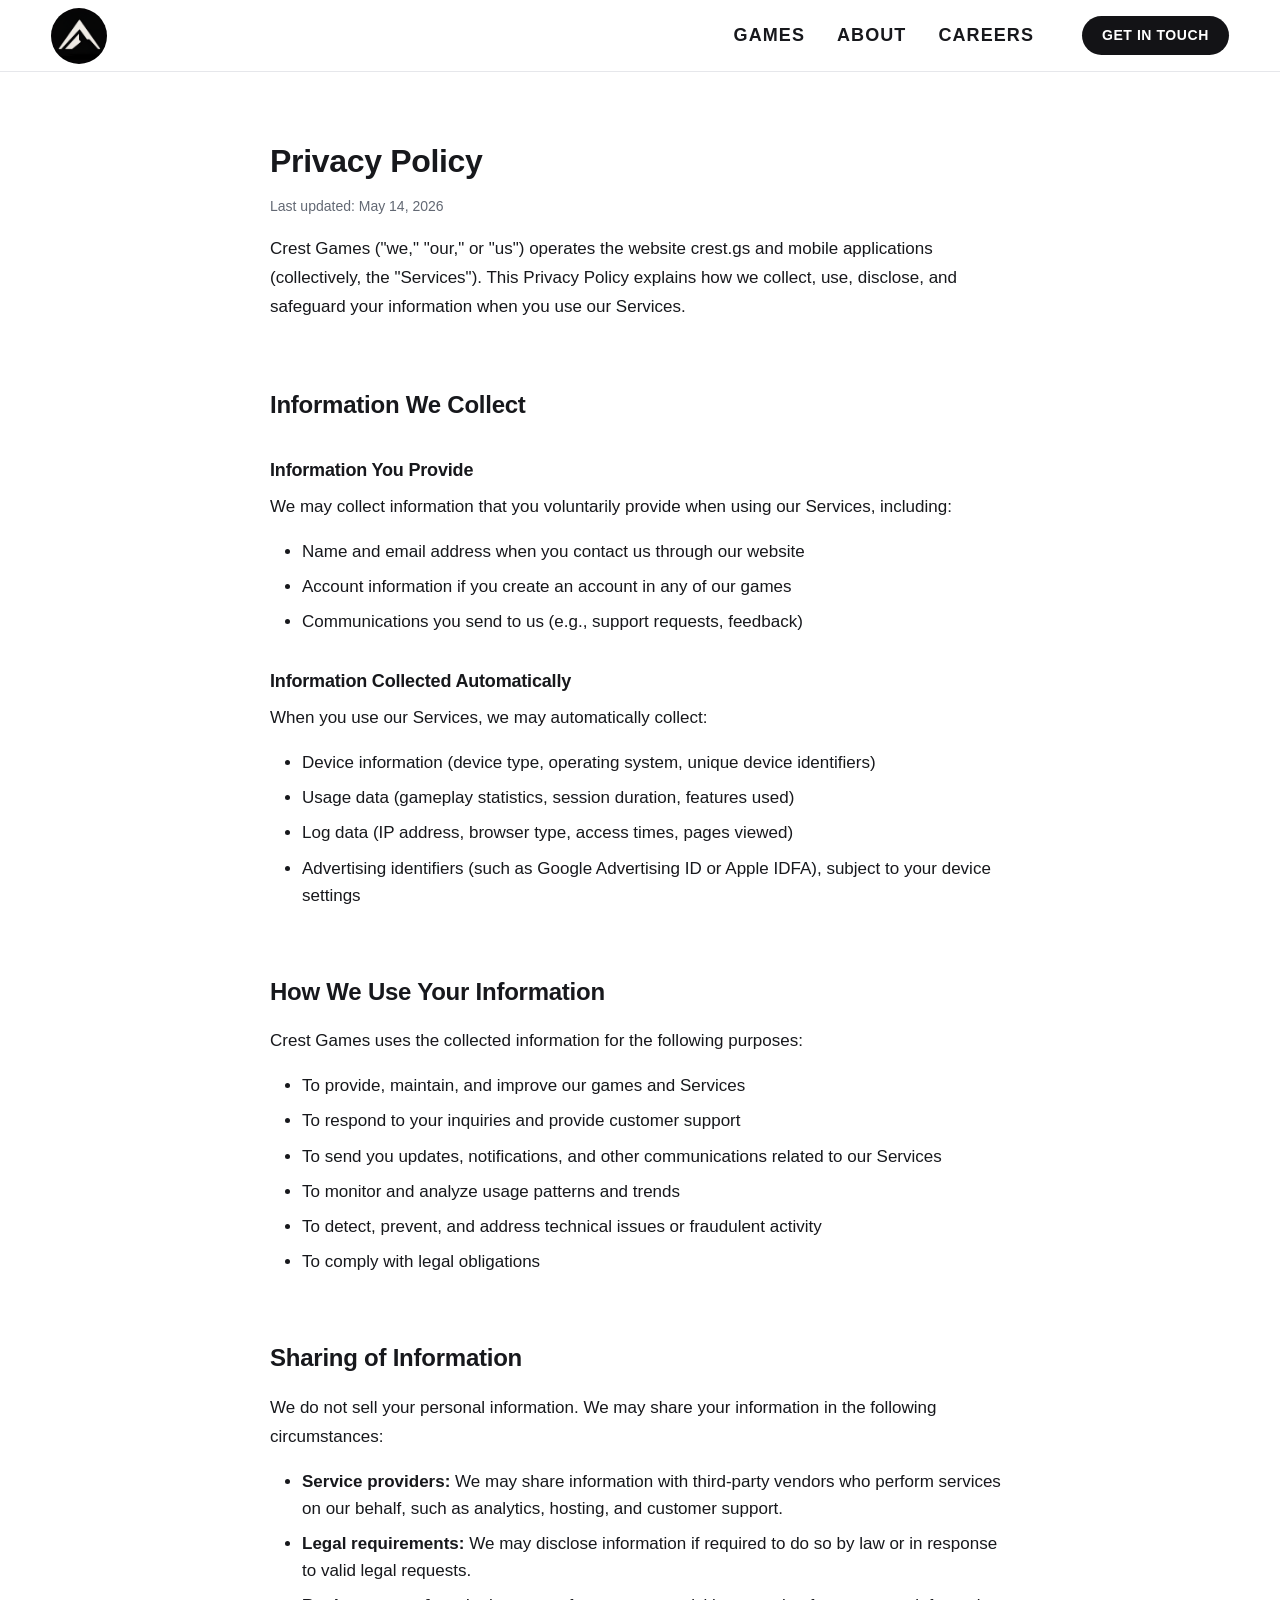
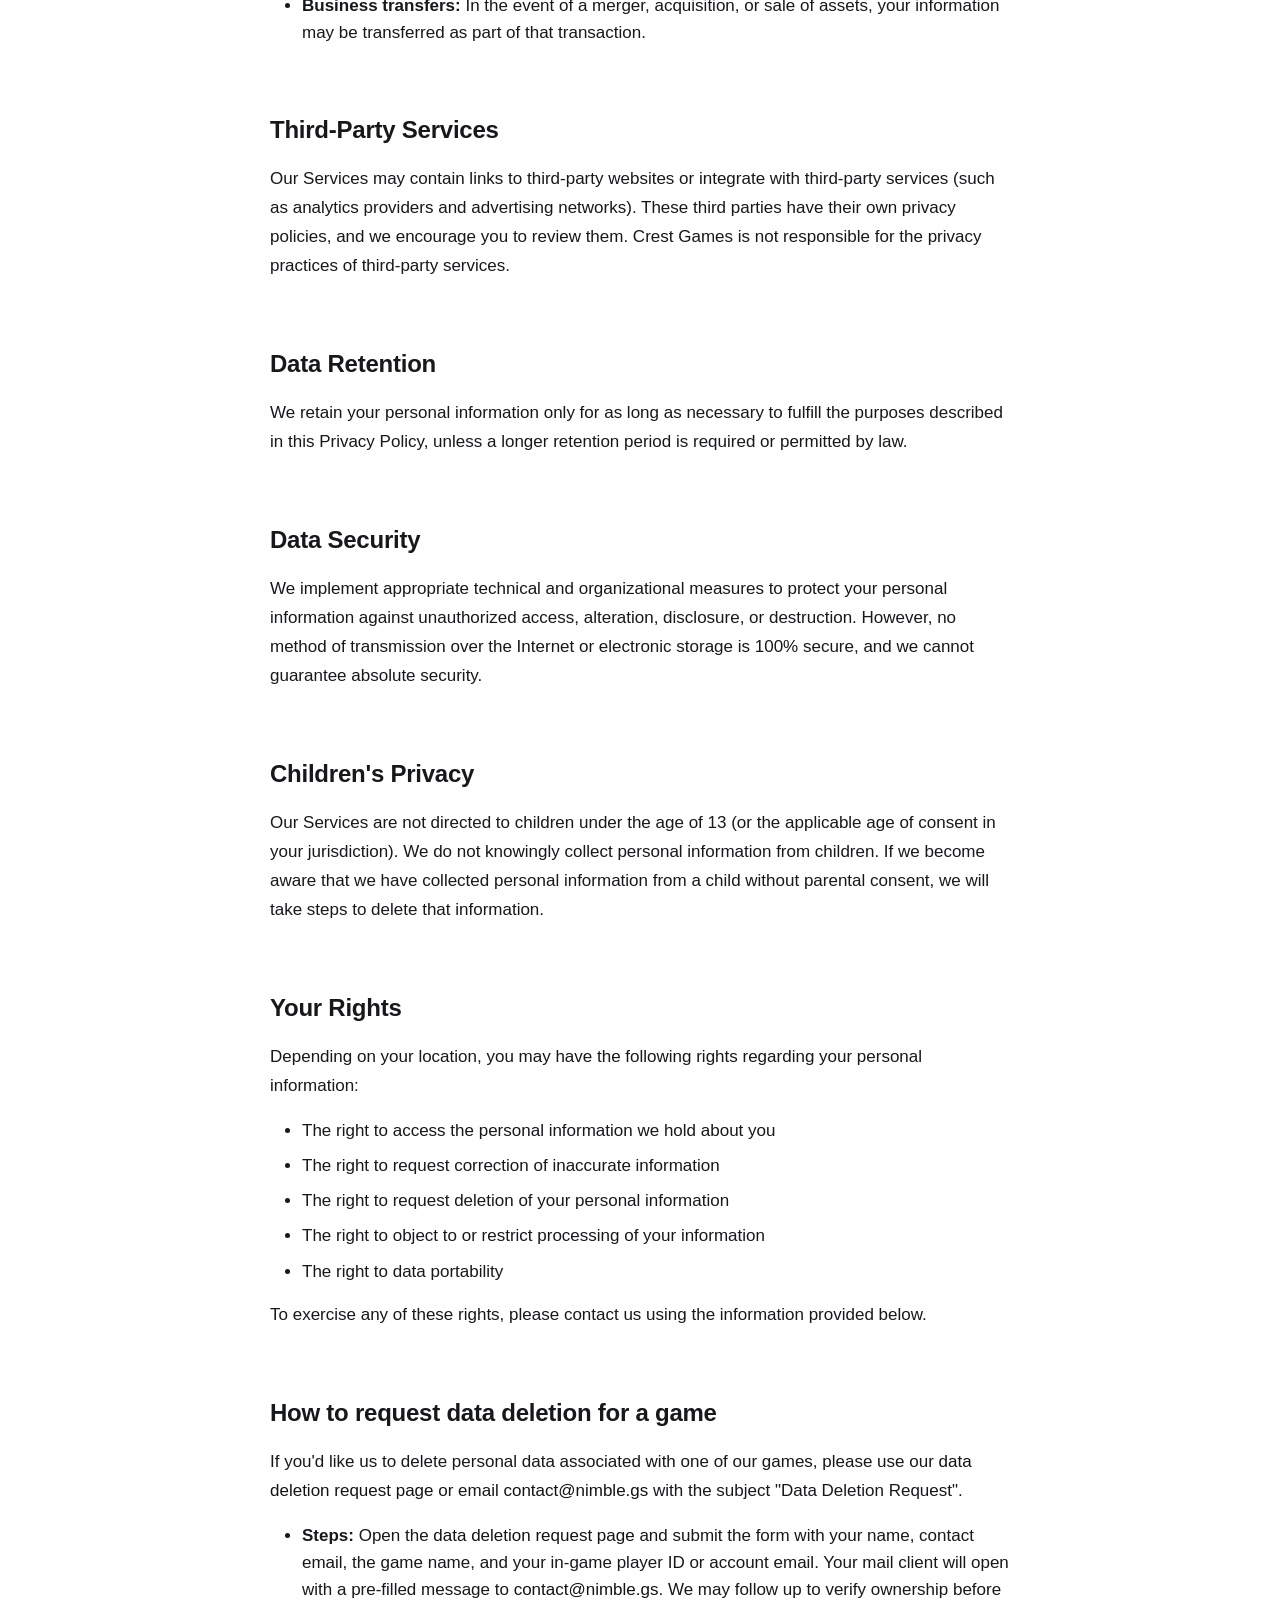
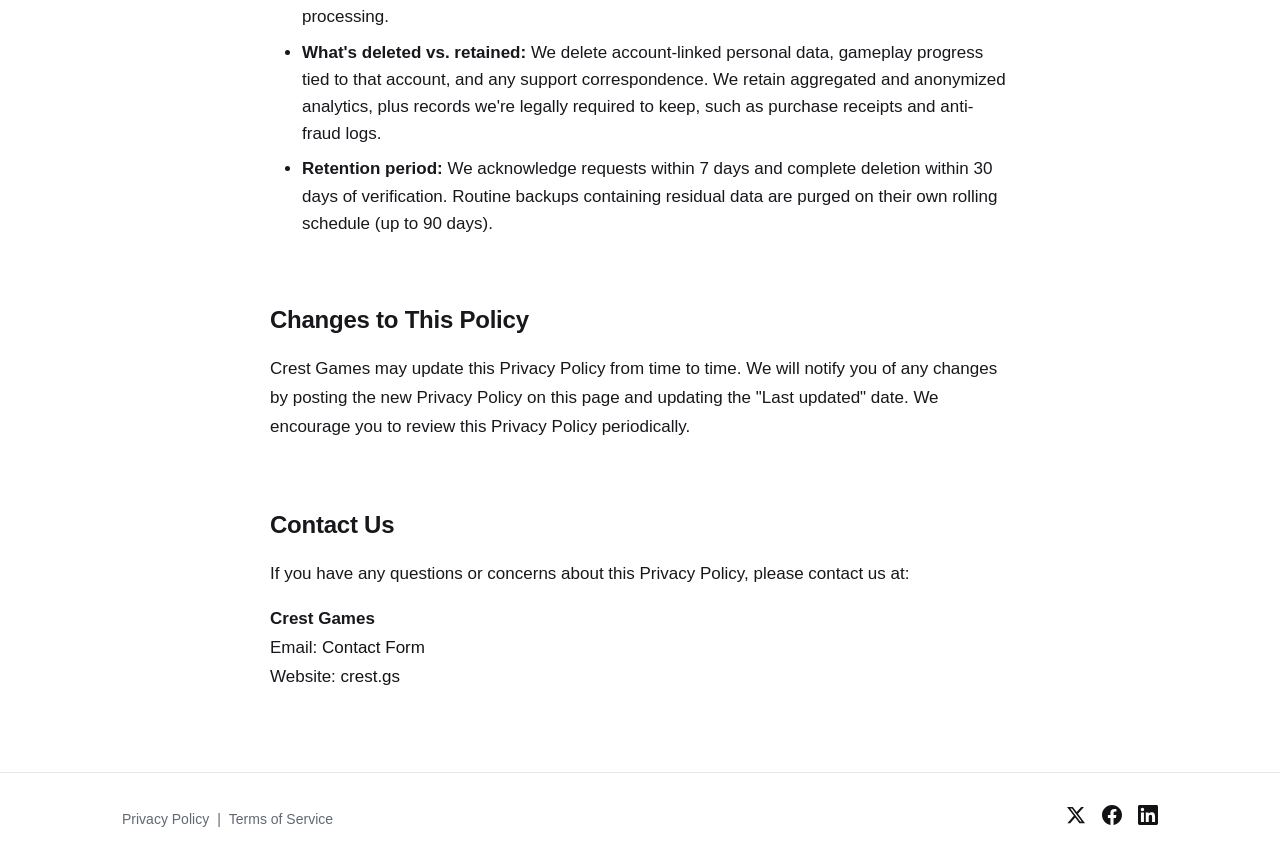
<file: privacy-policy/index.html>
<!DOCTYPE html><html lang="en"> <head><meta charset="UTF-8"><meta name="viewport" content="width=device-width, initial-scale=1.0"><title>Privacy Policy | Crest Games</title><meta name="description" content="Privacy Policy for Crest Games. Learn how we collect, use, and protect your personal information."><link rel="canonical" href="https://crest.gs/privacy-policy"><!-- Favicon --><link rel="icon" type="image/png" href="/logo.png"><link rel="apple-touch-icon" href="/logo.png"><!-- Open Graph --><meta property="og:type" content="website"><meta property="og:title" content="Privacy Policy | Crest Games"><meta property="og:description" content="Privacy Policy for Crest Games. Learn how we collect, use, and protect your personal information."><meta property="og:url" content="https://crest.gs/privacy-policy"><meta property="og:image" content="https://crest.gs/logo-text.png"><meta property="og:site_name" content="Crest Games"><!-- Twitter Card --><meta name="twitter:card" content="summary"><meta name="twitter:title" content="Privacy Policy | Crest Games"><meta name="twitter:description" content="Privacy Policy for Crest Games. Learn how we collect, use, and protect your personal information."><meta name="twitter:image" content="https://crest.gs/logo-text.png"><!-- Fonts: Satoshi (Fontshare) --><link rel="preconnect" href="https://api.fontshare.com" crossorigin><link href="https://api.fontshare.com/v2/css?f[]=satoshi@300,400,500,700,900&display=swap" rel="stylesheet"><style>.legal-content[data-astro-cid-3llnt6j6]{max-width:740px;margin-inline:auto}.legal-content[data-astro-cid-3llnt6j6] h1[data-astro-cid-3llnt6j6]{font-size:var(--font-size-2xl);margin-bottom:var(--space-sm)}.last-updated[data-astro-cid-3llnt6j6]{font-size:var(--font-size-sm);color:var(--color-text-muted);margin-bottom:var(--space-xl)}.legal-content[data-astro-cid-3llnt6j6] h2[data-astro-cid-3llnt6j6]{font-size:var(--font-size-xl);color:var(--color-text);margin-top:var(--space-xl);margin-bottom:var(--space-md)}.legal-content[data-astro-cid-3llnt6j6] h3[data-astro-cid-3llnt6j6]{font-size:var(--font-size-lg);color:var(--color-text);margin-top:var(--space-lg);margin-bottom:var(--space-sm)}.legal-content[data-astro-cid-3llnt6j6] p[data-astro-cid-3llnt6j6]{margin-bottom:var(--space-md);line-height:1.7}.legal-content[data-astro-cid-3llnt6j6] ul[data-astro-cid-3llnt6j6]{margin-bottom:var(--space-md);padding-left:var(--space-lg);list-style:disc}.legal-content[data-astro-cid-3llnt6j6] li[data-astro-cid-3llnt6j6]{margin-bottom:var(--space-sm);line-height:1.6}
</style>
<link rel="stylesheet" href="/_astro/BaseLayout.DIKNVP6m.css"></head> <body> <a href="#main-content" class="skip-link">Skip to content</a> <header class="site-header" data-astro-cid-3ef6ksr2> <nav class="nav" aria-label="Main navigation" data-astro-cid-3ef6ksr2> <a href="/" class="nav-logo" aria-label="Crest Games home" data-astro-cid-3ef6ksr2> <img src="/logo-header.png" alt="" width="56" height="56" data-astro-cid-3ef6ksr2> </a> <ul class="nav-links" id="nav-links" data-astro-cid-3ef6ksr2> <li data-astro-cid-3ef6ksr2> <a href="/games" data-astro-cid-3ef6ksr2> Games </a> </li><li data-astro-cid-3ef6ksr2> <a href="/about" data-astro-cid-3ef6ksr2> About </a> </li><li data-astro-cid-3ef6ksr2> <a href="/careers" data-astro-cid-3ef6ksr2> Careers </a> </li> </ul> <a href="/contact" class="cta-button nav-cta" data-astro-cid-3ef6ksr2>Get in Touch</a> <button class="mobile-menu-toggle" aria-label="Toggle menu" aria-expanded="false" aria-controls="nav-links" data-astro-cid-3ef6ksr2> <span data-astro-cid-3ef6ksr2></span> <span data-astro-cid-3ef6ksr2></span> <span data-astro-cid-3ef6ksr2></span> </button> </nav> </header> <script type="module">const e=document.querySelector(".mobile-menu-toggle"),t=document.getElementById("nav-links");e&&t&&e.addEventListener("click",()=>{const n=e.getAttribute("aria-expanded")==="true";e.setAttribute("aria-expanded",String(!n)),t.classList.toggle("is-open")});</script> <main id="main-content">  <section class="page-section" data-astro-cid-3llnt6j6> <div class="container" data-astro-cid-3llnt6j6> <div class="legal-content" data-astro-cid-3llnt6j6> <h1 data-astro-cid-3llnt6j6>Privacy Policy</h1> <p class="last-updated" data-astro-cid-3llnt6j6>Last updated: May 14, 2026</p> <p data-astro-cid-3llnt6j6>
Crest Games ("we," "our," or "us") operates the website crest.gs and mobile applications
          (collectively, the "Services"). This Privacy Policy explains how we collect, use, disclose,
          and safeguard your information when you use our Services.
</p> <h2 data-astro-cid-3llnt6j6>Information We Collect</h2> <h3 data-astro-cid-3llnt6j6>Information You Provide</h3> <p data-astro-cid-3llnt6j6>We may collect information that you voluntarily provide when using our Services, including:</p> <ul data-astro-cid-3llnt6j6> <li data-astro-cid-3llnt6j6>Name and email address when you contact us through our website</li> <li data-astro-cid-3llnt6j6>Account information if you create an account in any of our games</li> <li data-astro-cid-3llnt6j6>Communications you send to us (e.g., support requests, feedback)</li> </ul> <h3 data-astro-cid-3llnt6j6>Information Collected Automatically</h3> <p data-astro-cid-3llnt6j6>When you use our Services, we may automatically collect:</p> <ul data-astro-cid-3llnt6j6> <li data-astro-cid-3llnt6j6>Device information (device type, operating system, unique device identifiers)</li> <li data-astro-cid-3llnt6j6>Usage data (gameplay statistics, session duration, features used)</li> <li data-astro-cid-3llnt6j6>Log data (IP address, browser type, access times, pages viewed)</li> <li data-astro-cid-3llnt6j6>Advertising identifiers (such as Google Advertising ID or Apple IDFA), subject to your device settings</li> </ul> <h2 data-astro-cid-3llnt6j6>How We Use Your Information</h2> <p data-astro-cid-3llnt6j6>Crest Games uses the collected information for the following purposes:</p> <ul data-astro-cid-3llnt6j6> <li data-astro-cid-3llnt6j6>To provide, maintain, and improve our games and Services</li> <li data-astro-cid-3llnt6j6>To respond to your inquiries and provide customer support</li> <li data-astro-cid-3llnt6j6>To send you updates, notifications, and other communications related to our Services</li> <li data-astro-cid-3llnt6j6>To monitor and analyze usage patterns and trends</li> <li data-astro-cid-3llnt6j6>To detect, prevent, and address technical issues or fraudulent activity</li> <li data-astro-cid-3llnt6j6>To comply with legal obligations</li> </ul> <h2 data-astro-cid-3llnt6j6>Sharing of Information</h2> <p data-astro-cid-3llnt6j6>We do not sell your personal information. We may share your information in the following circumstances:</p> <ul data-astro-cid-3llnt6j6> <li data-astro-cid-3llnt6j6><strong data-astro-cid-3llnt6j6>Service providers:</strong> We may share information with third-party vendors who perform services on our behalf, such as analytics, hosting, and customer support.</li> <li data-astro-cid-3llnt6j6><strong data-astro-cid-3llnt6j6>Legal requirements:</strong> We may disclose information if required to do so by law or in response to valid legal requests.</li> <li data-astro-cid-3llnt6j6><strong data-astro-cid-3llnt6j6>Business transfers:</strong> In the event of a merger, acquisition, or sale of assets, your information may be transferred as part of that transaction.</li> </ul> <h2 data-astro-cid-3llnt6j6>Third-Party Services</h2> <p data-astro-cid-3llnt6j6>
Our Services may contain links to third-party websites or integrate with third-party services
          (such as analytics providers and advertising networks). These third parties have their own privacy
          policies, and we encourage you to review them. Crest Games is not responsible for the privacy
          practices of third-party services.
</p> <h2 data-astro-cid-3llnt6j6>Data Retention</h2> <p data-astro-cid-3llnt6j6>
We retain your personal information only for as long as necessary to fulfill the purposes described
          in this Privacy Policy, unless a longer retention period is required or permitted by law.
</p> <h2 data-astro-cid-3llnt6j6>Data Security</h2> <p data-astro-cid-3llnt6j6>
We implement appropriate technical and organizational measures to protect your personal information
          against unauthorized access, alteration, disclosure, or destruction. However, no method of transmission
          over the Internet or electronic storage is 100% secure, and we cannot guarantee absolute security.
</p> <h2 data-astro-cid-3llnt6j6>Children's Privacy</h2> <p data-astro-cid-3llnt6j6>
Our Services are not directed to children under the age of 13 (or the applicable age of consent in
          your jurisdiction). We do not knowingly collect personal information from children. If we become aware
          that we have collected personal information from a child without parental consent, we will take steps
          to delete that information.
</p> <h2 data-astro-cid-3llnt6j6>Your Rights</h2> <p data-astro-cid-3llnt6j6>Depending on your location, you may have the following rights regarding your personal information:</p> <ul data-astro-cid-3llnt6j6> <li data-astro-cid-3llnt6j6>The right to access the personal information we hold about you</li> <li data-astro-cid-3llnt6j6>The right to request correction of inaccurate information</li> <li data-astro-cid-3llnt6j6>The right to request deletion of your personal information</li> <li data-astro-cid-3llnt6j6>The right to object to or restrict processing of your information</li> <li data-astro-cid-3llnt6j6>The right to data portability</li> </ul> <p data-astro-cid-3llnt6j6>To exercise any of these rights, please contact us using the information provided below.</p> <h2 id="data-deletion" data-astro-cid-3llnt6j6>How to request data deletion for a game</h2> <p data-astro-cid-3llnt6j6>
If you'd like us to delete personal data associated with one of our games, please use our
<a href="/data-deletion" data-astro-cid-3llnt6j6>data deletion request page</a> or email
<a href="mailto:contact@nimble.gs" data-astro-cid-3llnt6j6>contact@nimble.gs</a> with the subject "Data Deletion Request".
</p> <ul data-astro-cid-3llnt6j6> <li data-astro-cid-3llnt6j6><strong data-astro-cid-3llnt6j6>Steps:</strong> Open the <a href="/data-deletion" data-astro-cid-3llnt6j6>data deletion request page</a> and submit the form with your name, contact email, the game name, and your in-game player ID or account email. Your mail client will open with a pre-filled message to <a href="mailto:contact@nimble.gs" data-astro-cid-3llnt6j6>contact@nimble.gs</a>. We may follow up to verify ownership before processing.</li> <li data-astro-cid-3llnt6j6><strong data-astro-cid-3llnt6j6>What's deleted vs. retained:</strong> We delete account-linked personal data, gameplay progress tied to that account, and any support correspondence. We retain aggregated and anonymized analytics, plus records we're legally required to keep, such as purchase receipts and anti-fraud logs.</li> <li data-astro-cid-3llnt6j6><strong data-astro-cid-3llnt6j6>Retention period:</strong> We acknowledge requests within 7 days and complete deletion within 30 days of verification. Routine backups containing residual data are purged on their own rolling schedule (up to 90 days).</li> </ul> <h2 data-astro-cid-3llnt6j6>Changes to This Policy</h2> <p data-astro-cid-3llnt6j6>
Crest Games may update this Privacy Policy from time to time. We will notify you of any changes
          by posting the new Privacy Policy on this page and updating the "Last updated" date. We encourage
          you to review this Privacy Policy periodically.
</p> <h2 data-astro-cid-3llnt6j6>Contact Us</h2> <p data-astro-cid-3llnt6j6>
If you have any questions or concerns about this Privacy Policy, please contact us at:
</p> <p data-astro-cid-3llnt6j6> <strong data-astro-cid-3llnt6j6>Crest Games</strong><br data-astro-cid-3llnt6j6>
Email: <a href="/contact" data-astro-cid-3llnt6j6>Contact Form</a><br data-astro-cid-3llnt6j6>
Website: <a href="https://crest.gs" data-astro-cid-3llnt6j6>crest.gs</a> </p> </div> </div> </section>  </main> <footer class="site-footer" data-astro-cid-sz7xmlte> <div class="footer-inner container" data-astro-cid-sz7xmlte> <div class="footer-legal" data-astro-cid-sz7xmlte> <a href="/privacy-policy" data-astro-cid-sz7xmlte>Privacy Policy</a> <span aria-hidden="true" data-astro-cid-sz7xmlte>|</span> <a href="/terms-of-service" data-astro-cid-sz7xmlte>Terms of Service</a> </div> <div class="social-icons" data-astro-cid-dv46nlzh> <a href="#" target="_blank" rel="noopener noreferrer" aria-label="Twitter" data-astro-cid-dv46nlzh> <svg width="20" height="20" viewBox="0 0 24 24" fill="currentColor" xmlns="http://www.w3.org/2000/svg" data-astro-cid-dv46nlzh> <path d="M18.244 2.25h3.308l-7.227 8.26 8.502 11.24H16.17l-5.214-6.817L4.99 21.75H1.68l7.73-8.835L1.254 2.25H8.08l4.713 6.231zm-1.161 17.52h1.833L7.084 4.126H5.117z" data-astro-cid-dv46nlzh></path> </svg> </a> <a href="#" target="_blank" rel="noopener noreferrer" aria-label="Facebook" data-astro-cid-dv46nlzh> <svg width="20" height="20" viewBox="0 0 24 24" fill="currentColor" xmlns="http://www.w3.org/2000/svg" data-astro-cid-dv46nlzh> <path d="M24 12.073c0-6.627-5.373-12-12-12s-12 5.373-12 12c0 5.99 4.388 10.954 10.125 11.854v-8.385H7.078v-3.47h3.047V9.43c0-3.007 1.792-4.669 4.533-4.669 1.312 0 2.686.235 2.686.235v2.953H15.83c-1.491 0-1.956.925-1.956 1.874v2.25h3.328l-.532 3.47h-2.796v8.385C19.612 23.027 24 18.062 24 12.073z" data-astro-cid-dv46nlzh></path> </svg> </a> <a href="#" target="_blank" rel="noopener noreferrer" aria-label="LinkedIn" data-astro-cid-dv46nlzh> <svg width="20" height="20" viewBox="0 0 24 24" fill="currentColor" xmlns="http://www.w3.org/2000/svg" data-astro-cid-dv46nlzh> <path d="M20.447 20.452h-3.554v-5.569c0-1.328-.027-3.037-1.852-3.037-1.853 0-2.136 1.445-2.136 2.939v5.667H9.351V9h3.414v1.561h.046c.477-.9 1.637-1.85 3.37-1.85 3.601 0 4.267 2.37 4.267 5.455v6.286zM5.337 7.433a2.062 2.062 0 01-2.063-2.065 2.064 2.064 0 112.063 2.065zm1.782 13.019H3.555V9h3.564v11.452zM22.225 0H1.771C.792 0 0 .774 0 1.729v20.542C0 23.227.792 24 1.771 24h20.451C23.2 24 24 23.227 24 22.271V1.729C24 .774 23.2 0 22.222 0h.003z" data-astro-cid-dv46nlzh></path> </svg> </a> </div> </div> </footer> </body></html>
</file>
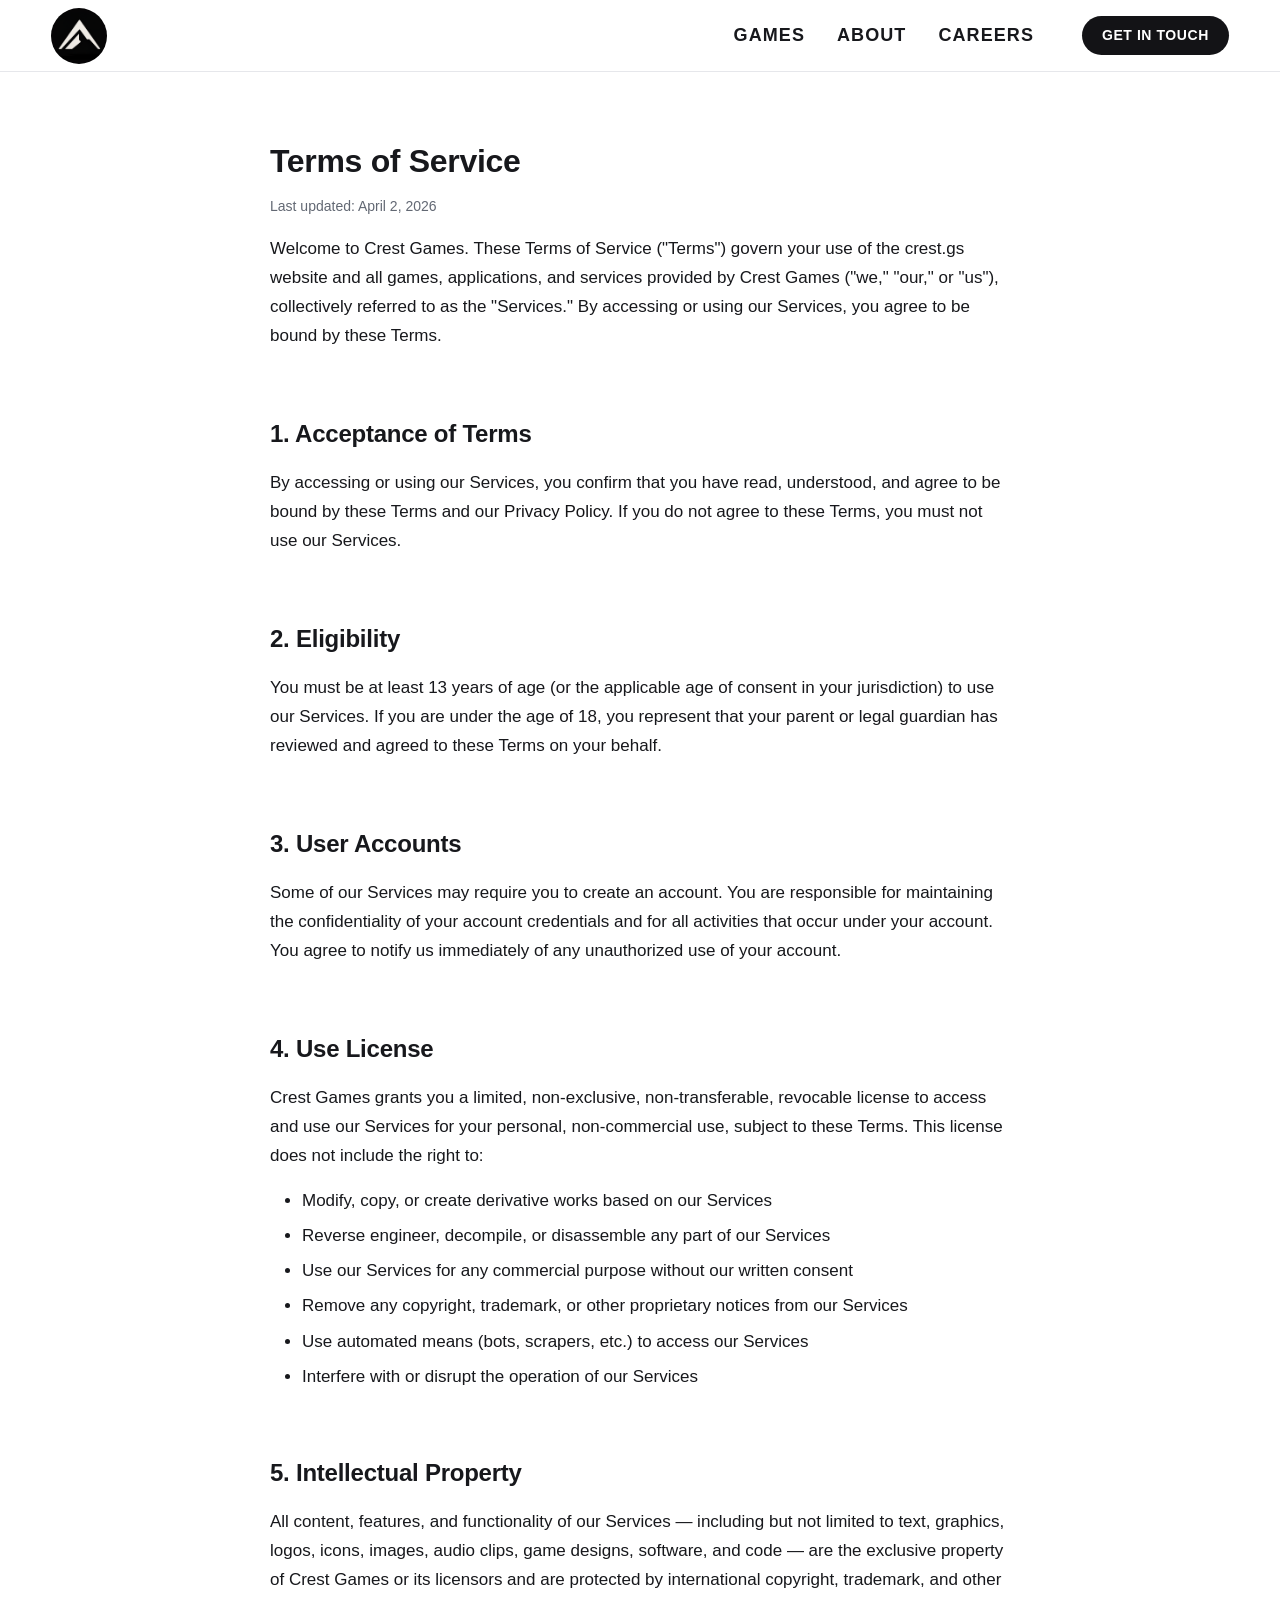
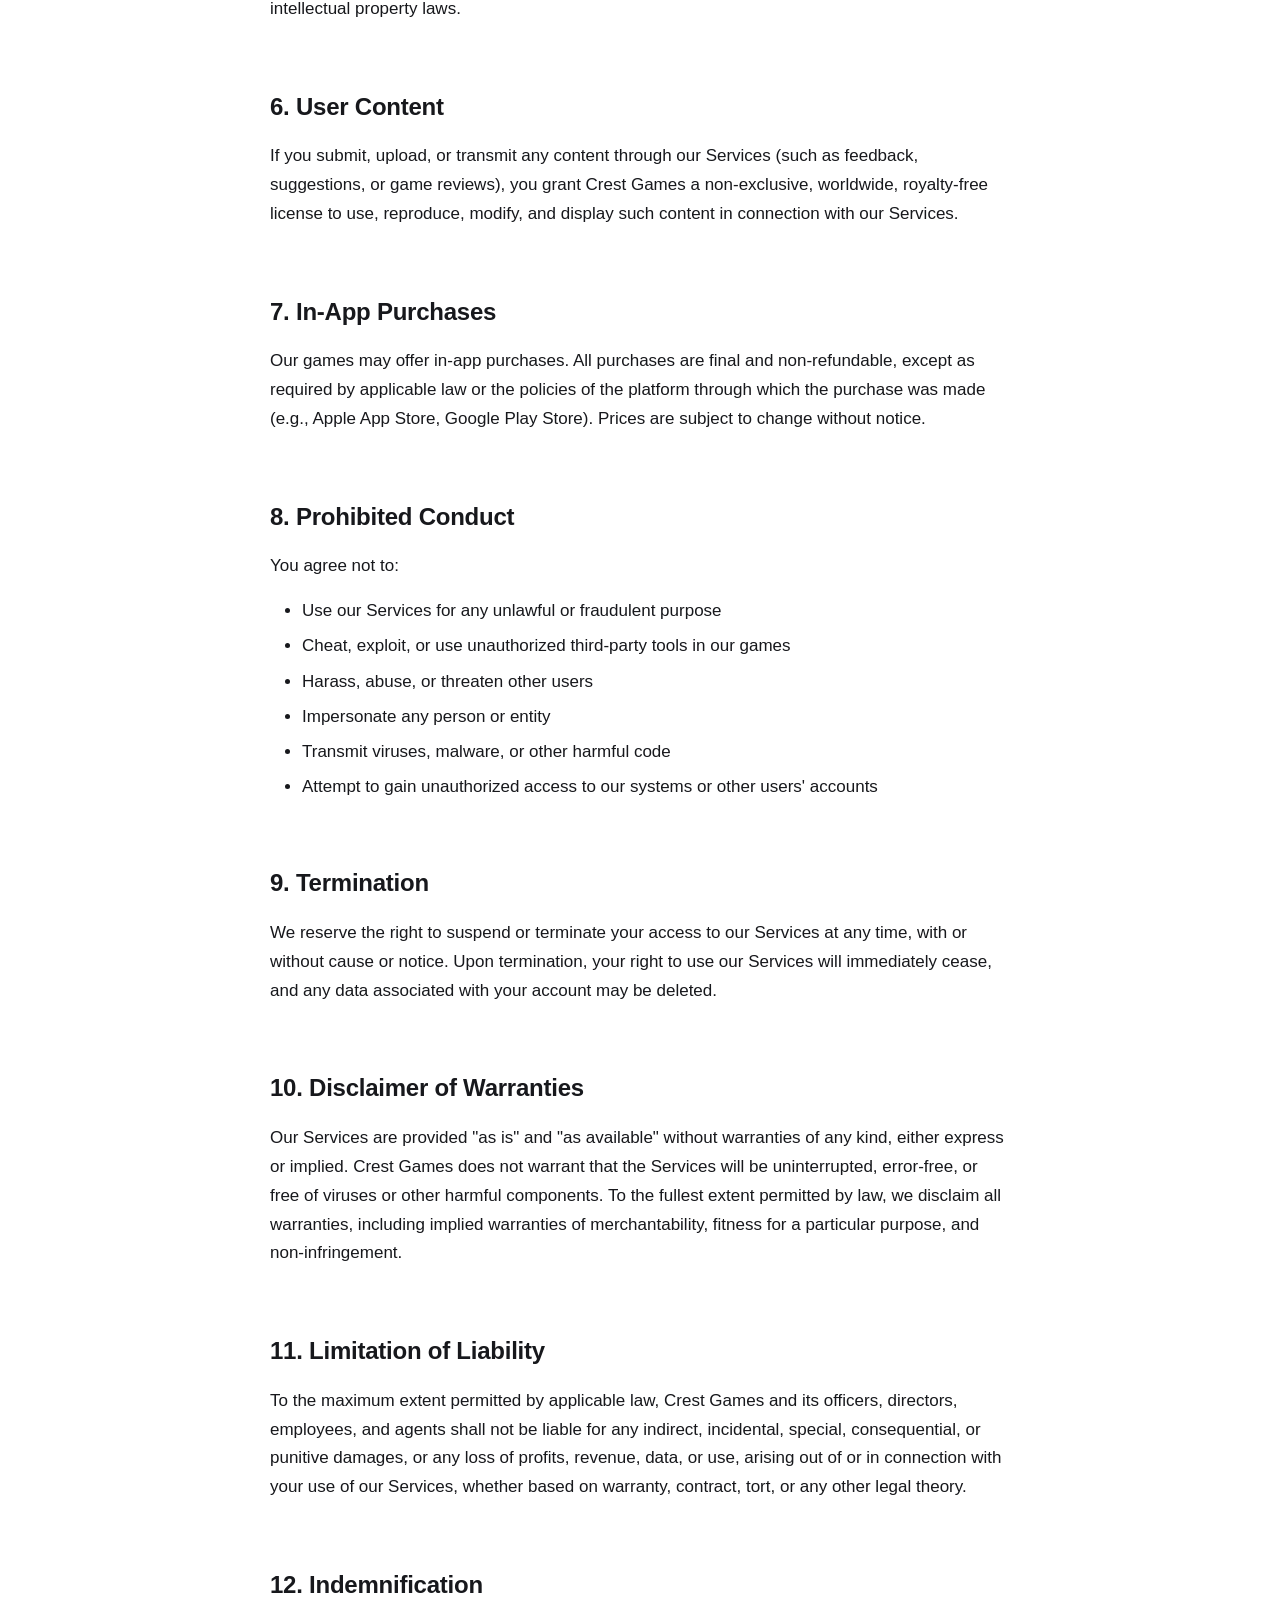
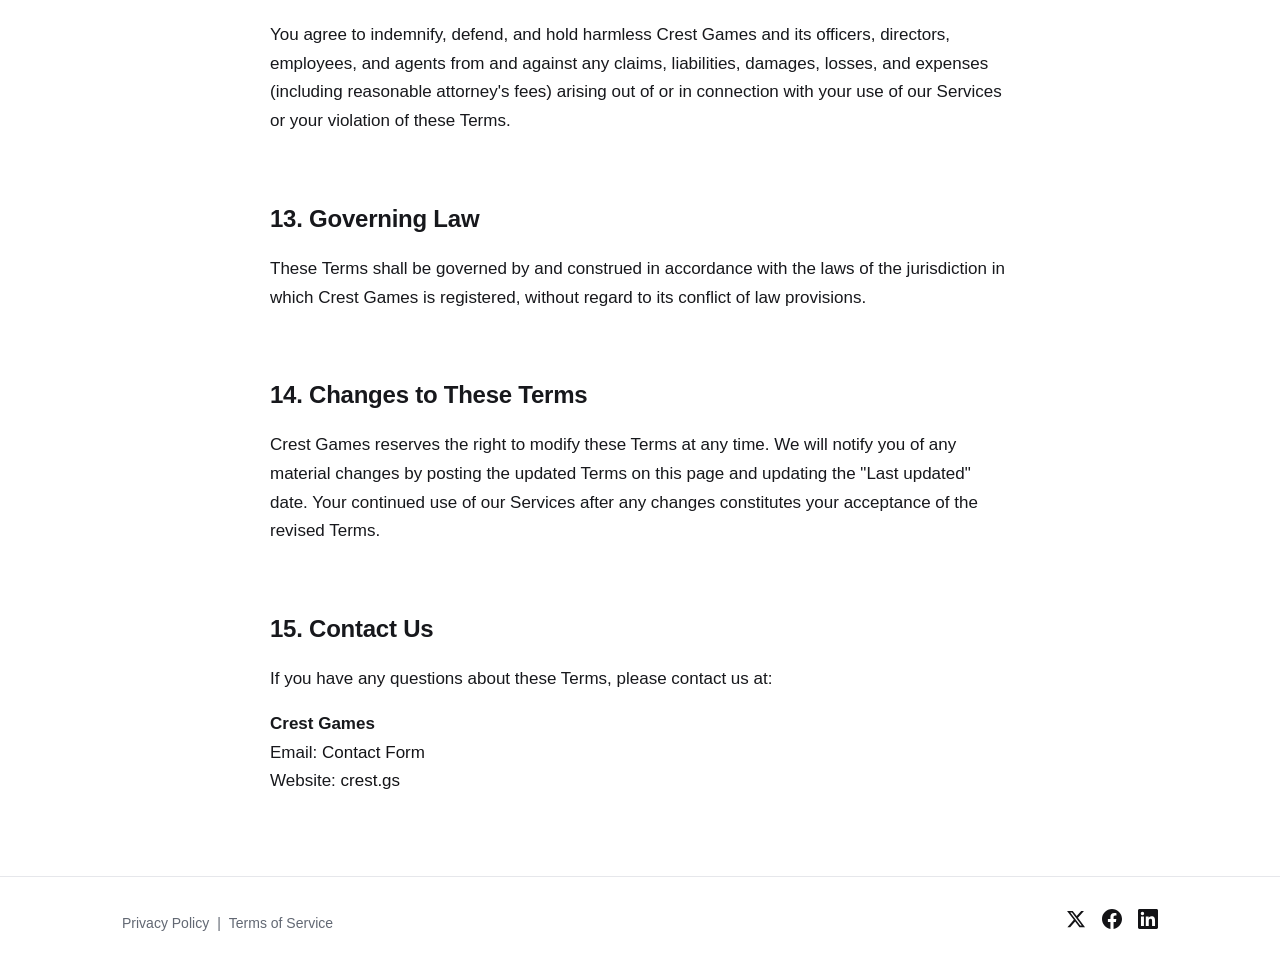
<file: terms-of-service/index.html>
<!DOCTYPE html><html lang="en"> <head><meta charset="UTF-8"><meta name="viewport" content="width=device-width, initial-scale=1.0"><title>Terms of Service | Crest Games</title><meta name="description" content="Terms of Service for Crest Games. Read our terms and conditions for using our website and games."><link rel="canonical" href="https://crest.gs/terms-of-service"><!-- Favicon --><link rel="icon" type="image/png" href="/logo.png"><link rel="apple-touch-icon" href="/logo.png"><!-- Open Graph --><meta property="og:type" content="website"><meta property="og:title" content="Terms of Service | Crest Games"><meta property="og:description" content="Terms of Service for Crest Games. Read our terms and conditions for using our website and games."><meta property="og:url" content="https://crest.gs/terms-of-service"><meta property="og:image" content="https://crest.gs/logo-text.png"><meta property="og:site_name" content="Crest Games"><!-- Twitter Card --><meta name="twitter:card" content="summary"><meta name="twitter:title" content="Terms of Service | Crest Games"><meta name="twitter:description" content="Terms of Service for Crest Games. Read our terms and conditions for using our website and games."><meta name="twitter:image" content="https://crest.gs/logo-text.png"><!-- Fonts: Satoshi (Fontshare) --><link rel="preconnect" href="https://api.fontshare.com" crossorigin><link href="https://api.fontshare.com/v2/css?f[]=satoshi@300,400,500,700,900&display=swap" rel="stylesheet"><style>.legal-content[data-astro-cid-cr6djlpe]{max-width:740px;margin-inline:auto}.legal-content[data-astro-cid-cr6djlpe] h1[data-astro-cid-cr6djlpe]{font-size:var(--font-size-2xl);margin-bottom:var(--space-sm)}.last-updated[data-astro-cid-cr6djlpe]{font-size:var(--font-size-sm);color:var(--color-text-muted);margin-bottom:var(--space-xl)}.legal-content[data-astro-cid-cr6djlpe] h2[data-astro-cid-cr6djlpe]{font-size:var(--font-size-xl);color:var(--color-text);margin-top:var(--space-xl);margin-bottom:var(--space-md)}.legal-content[data-astro-cid-cr6djlpe] p[data-astro-cid-cr6djlpe]{margin-bottom:var(--space-md);line-height:1.7}.legal-content[data-astro-cid-cr6djlpe] ul[data-astro-cid-cr6djlpe]{margin-bottom:var(--space-md);padding-left:var(--space-lg);list-style:disc}.legal-content[data-astro-cid-cr6djlpe] li[data-astro-cid-cr6djlpe]{margin-bottom:var(--space-sm);line-height:1.6}
</style>
<link rel="stylesheet" href="/_astro/BaseLayout.DIKNVP6m.css"></head> <body> <a href="#main-content" class="skip-link">Skip to content</a> <header class="site-header" data-astro-cid-3ef6ksr2> <nav class="nav" aria-label="Main navigation" data-astro-cid-3ef6ksr2> <a href="/" class="nav-logo" aria-label="Crest Games home" data-astro-cid-3ef6ksr2> <img src="/logo-header.png" alt="" width="56" height="56" data-astro-cid-3ef6ksr2> </a> <ul class="nav-links" id="nav-links" data-astro-cid-3ef6ksr2> <li data-astro-cid-3ef6ksr2> <a href="/games" data-astro-cid-3ef6ksr2> Games </a> </li><li data-astro-cid-3ef6ksr2> <a href="/about" data-astro-cid-3ef6ksr2> About </a> </li><li data-astro-cid-3ef6ksr2> <a href="/careers" data-astro-cid-3ef6ksr2> Careers </a> </li> </ul> <a href="/contact" class="cta-button nav-cta" data-astro-cid-3ef6ksr2>Get in Touch</a> <button class="mobile-menu-toggle" aria-label="Toggle menu" aria-expanded="false" aria-controls="nav-links" data-astro-cid-3ef6ksr2> <span data-astro-cid-3ef6ksr2></span> <span data-astro-cid-3ef6ksr2></span> <span data-astro-cid-3ef6ksr2></span> </button> </nav> </header> <script type="module">const e=document.querySelector(".mobile-menu-toggle"),t=document.getElementById("nav-links");e&&t&&e.addEventListener("click",()=>{const n=e.getAttribute("aria-expanded")==="true";e.setAttribute("aria-expanded",String(!n)),t.classList.toggle("is-open")});</script> <main id="main-content">  <section class="page-section" data-astro-cid-cr6djlpe> <div class="container" data-astro-cid-cr6djlpe> <div class="legal-content" data-astro-cid-cr6djlpe> <h1 data-astro-cid-cr6djlpe>Terms of Service</h1> <p class="last-updated" data-astro-cid-cr6djlpe>Last updated: April 2, 2026</p> <p data-astro-cid-cr6djlpe>
Welcome to Crest Games. These Terms of Service ("Terms") govern your use of the crest.gs
          website and all games, applications, and services provided by Crest Games ("we," "our," or "us"),
          collectively referred to as the "Services." By accessing or using our Services, you agree to be
          bound by these Terms.
</p> <h2 data-astro-cid-cr6djlpe>1. Acceptance of Terms</h2> <p data-astro-cid-cr6djlpe>
By accessing or using our Services, you confirm that you have read, understood, and agree to be
          bound by these Terms and our <a href="/privacy-policy" data-astro-cid-cr6djlpe>Privacy Policy</a>. If you do not agree
          to these Terms, you must not use our Services.
</p> <h2 data-astro-cid-cr6djlpe>2. Eligibility</h2> <p data-astro-cid-cr6djlpe>
You must be at least 13 years of age (or the applicable age of consent in your jurisdiction) to
          use our Services. If you are under the age of 18, you represent that your parent or legal guardian
          has reviewed and agreed to these Terms on your behalf.
</p> <h2 data-astro-cid-cr6djlpe>3. User Accounts</h2> <p data-astro-cid-cr6djlpe>
Some of our Services may require you to create an account. You are responsible for maintaining the
          confidentiality of your account credentials and for all activities that occur under your account.
          You agree to notify us immediately of any unauthorized use of your account.
</p> <h2 data-astro-cid-cr6djlpe>4. Use License</h2> <p data-astro-cid-cr6djlpe>
Crest Games grants you a limited, non-exclusive, non-transferable, revocable license to access and
          use our Services for your personal, non-commercial use, subject to these Terms. This license does
          not include the right to:
</p> <ul data-astro-cid-cr6djlpe> <li data-astro-cid-cr6djlpe>Modify, copy, or create derivative works based on our Services</li> <li data-astro-cid-cr6djlpe>Reverse engineer, decompile, or disassemble any part of our Services</li> <li data-astro-cid-cr6djlpe>Use our Services for any commercial purpose without our written consent</li> <li data-astro-cid-cr6djlpe>Remove any copyright, trademark, or other proprietary notices from our Services</li> <li data-astro-cid-cr6djlpe>Use automated means (bots, scrapers, etc.) to access our Services</li> <li data-astro-cid-cr6djlpe>Interfere with or disrupt the operation of our Services</li> </ul> <h2 data-astro-cid-cr6djlpe>5. Intellectual Property</h2> <p data-astro-cid-cr6djlpe>
All content, features, and functionality of our Services — including but not limited to text,
          graphics, logos, icons, images, audio clips, game designs, software, and code — are the exclusive
          property of Crest Games or its licensors and are protected by international copyright, trademark,
          and other intellectual property laws.
</p> <h2 data-astro-cid-cr6djlpe>6. User Content</h2> <p data-astro-cid-cr6djlpe>
If you submit, upload, or transmit any content through our Services (such as feedback, suggestions,
          or game reviews), you grant Crest Games a non-exclusive, worldwide, royalty-free license to use,
          reproduce, modify, and display such content in connection with our Services.
</p> <h2 data-astro-cid-cr6djlpe>7. In-App Purchases</h2> <p data-astro-cid-cr6djlpe>
Our games may offer in-app purchases. All purchases are final and non-refundable, except as required
          by applicable law or the policies of the platform through which the purchase was made (e.g., Apple
          App Store, Google Play Store). Prices are subject to change without notice.
</p> <h2 data-astro-cid-cr6djlpe>8. Prohibited Conduct</h2> <p data-astro-cid-cr6djlpe>You agree not to:</p> <ul data-astro-cid-cr6djlpe> <li data-astro-cid-cr6djlpe>Use our Services for any unlawful or fraudulent purpose</li> <li data-astro-cid-cr6djlpe>Cheat, exploit, or use unauthorized third-party tools in our games</li> <li data-astro-cid-cr6djlpe>Harass, abuse, or threaten other users</li> <li data-astro-cid-cr6djlpe>Impersonate any person or entity</li> <li data-astro-cid-cr6djlpe>Transmit viruses, malware, or other harmful code</li> <li data-astro-cid-cr6djlpe>Attempt to gain unauthorized access to our systems or other users' accounts</li> </ul> <h2 data-astro-cid-cr6djlpe>9. Termination</h2> <p data-astro-cid-cr6djlpe>
We reserve the right to suspend or terminate your access to our Services at any time, with or
          without cause or notice. Upon termination, your right to use our Services will immediately cease,
          and any data associated with your account may be deleted.
</p> <h2 data-astro-cid-cr6djlpe>10. Disclaimer of Warranties</h2> <p data-astro-cid-cr6djlpe>
Our Services are provided "as is" and "as available" without warranties of any kind, either express
          or implied. Crest Games does not warrant that the Services will be uninterrupted, error-free, or
          free of viruses or other harmful components. To the fullest extent permitted by law, we disclaim all
          warranties, including implied warranties of merchantability, fitness for a particular purpose, and
          non-infringement.
</p> <h2 data-astro-cid-cr6djlpe>11. Limitation of Liability</h2> <p data-astro-cid-cr6djlpe>
To the maximum extent permitted by applicable law, Crest Games and its officers, directors,
          employees, and agents shall not be liable for any indirect, incidental, special, consequential, or
          punitive damages, or any loss of profits, revenue, data, or use, arising out of or in connection
          with your use of our Services, whether based on warranty, contract, tort, or any other legal theory.
</p> <h2 data-astro-cid-cr6djlpe>12. Indemnification</h2> <p data-astro-cid-cr6djlpe>
You agree to indemnify, defend, and hold harmless Crest Games and its officers, directors,
          employees, and agents from and against any claims, liabilities, damages, losses, and expenses
          (including reasonable attorney's fees) arising out of or in connection with your use of our Services
          or your violation of these Terms.
</p> <h2 data-astro-cid-cr6djlpe>13. Governing Law</h2> <p data-astro-cid-cr6djlpe>
These Terms shall be governed by and construed in accordance with the laws of the jurisdiction in
          which Crest Games is registered, without regard to its conflict of law provisions.
</p> <h2 data-astro-cid-cr6djlpe>14. Changes to These Terms</h2> <p data-astro-cid-cr6djlpe>
Crest Games reserves the right to modify these Terms at any time. We will notify you of any material
          changes by posting the updated Terms on this page and updating the "Last updated" date. Your continued
          use of our Services after any changes constitutes your acceptance of the revised Terms.
</p> <h2 data-astro-cid-cr6djlpe>15. Contact Us</h2> <p data-astro-cid-cr6djlpe>
If you have any questions about these Terms, please contact us at:
</p> <p data-astro-cid-cr6djlpe> <strong data-astro-cid-cr6djlpe>Crest Games</strong><br data-astro-cid-cr6djlpe>
Email: <a href="/contact" data-astro-cid-cr6djlpe>Contact Form</a><br data-astro-cid-cr6djlpe>
Website: <a href="https://crest.gs" data-astro-cid-cr6djlpe>crest.gs</a> </p> </div> </div> </section>  </main> <footer class="site-footer" data-astro-cid-sz7xmlte> <div class="footer-inner container" data-astro-cid-sz7xmlte> <div class="footer-legal" data-astro-cid-sz7xmlte> <a href="/privacy-policy" data-astro-cid-sz7xmlte>Privacy Policy</a> <span aria-hidden="true" data-astro-cid-sz7xmlte>|</span> <a href="/terms-of-service" data-astro-cid-sz7xmlte>Terms of Service</a> </div> <div class="social-icons" data-astro-cid-dv46nlzh> <a href="#" target="_blank" rel="noopener noreferrer" aria-label="Twitter" data-astro-cid-dv46nlzh> <svg width="20" height="20" viewBox="0 0 24 24" fill="currentColor" xmlns="http://www.w3.org/2000/svg" data-astro-cid-dv46nlzh> <path d="M18.244 2.25h3.308l-7.227 8.26 8.502 11.24H16.17l-5.214-6.817L4.99 21.75H1.68l7.73-8.835L1.254 2.25H8.08l4.713 6.231zm-1.161 17.52h1.833L7.084 4.126H5.117z" data-astro-cid-dv46nlzh></path> </svg> </a> <a href="#" target="_blank" rel="noopener noreferrer" aria-label="Facebook" data-astro-cid-dv46nlzh> <svg width="20" height="20" viewBox="0 0 24 24" fill="currentColor" xmlns="http://www.w3.org/2000/svg" data-astro-cid-dv46nlzh> <path d="M24 12.073c0-6.627-5.373-12-12-12s-12 5.373-12 12c0 5.99 4.388 10.954 10.125 11.854v-8.385H7.078v-3.47h3.047V9.43c0-3.007 1.792-4.669 4.533-4.669 1.312 0 2.686.235 2.686.235v2.953H15.83c-1.491 0-1.956.925-1.956 1.874v2.25h3.328l-.532 3.47h-2.796v8.385C19.612 23.027 24 18.062 24 12.073z" data-astro-cid-dv46nlzh></path> </svg> </a> <a href="#" target="_blank" rel="noopener noreferrer" aria-label="LinkedIn" data-astro-cid-dv46nlzh> <svg width="20" height="20" viewBox="0 0 24 24" fill="currentColor" xmlns="http://www.w3.org/2000/svg" data-astro-cid-dv46nlzh> <path d="M20.447 20.452h-3.554v-5.569c0-1.328-.027-3.037-1.852-3.037-1.853 0-2.136 1.445-2.136 2.939v5.667H9.351V9h3.414v1.561h.046c.477-.9 1.637-1.85 3.37-1.85 3.601 0 4.267 2.37 4.267 5.455v6.286zM5.337 7.433a2.062 2.062 0 01-2.063-2.065 2.064 2.064 0 112.063 2.065zm1.782 13.019H3.555V9h3.564v11.452zM22.225 0H1.771C.792 0 0 .774 0 1.729v20.542C0 23.227.792 24 1.771 24h20.451C23.2 24 24 23.227 24 22.271V1.729C24 .774 23.2 0 22.222 0h.003z" data-astro-cid-dv46nlzh></path> </svg> </a> </div> </div> </footer> </body></html>
</file>
<file: _astro/BaseLayout.DIKNVP6m.css>
.site-header[data-astro-cid-3ef6ksr2]{height:var(--header-height);display:flex;align-items:center;position:sticky;top:0;background-color:var(--color-bg);z-index:100;border-bottom:1px solid var(--color-border)}.nav[data-astro-cid-3ef6ksr2]{display:flex;align-items:center;gap:var(--space-lg);width:100%;padding-inline:clamp(1.25rem,4vw,4rem)}.nav-logo[data-astro-cid-3ef6ksr2]{display:inline-flex;align-items:center;justify-content:center;width:56px;height:56px;border-radius:50%;background-color:#131316;overflow:hidden;transition:transform .2s ease,box-shadow .2s ease;flex-shrink:0}.nav-logo[data-astro-cid-3ef6ksr2]:hover{transform:translateY(-1px);box-shadow:0 6px 18px #0000002e;text-decoration:none}.nav-logo[data-astro-cid-3ef6ksr2] img[data-astro-cid-3ef6ksr2]{display:block;width:100%;height:100%;object-fit:cover}.nav-links[data-astro-cid-3ef6ksr2]{display:flex;gap:var(--space-lg);margin-left:auto}.nav-links[data-astro-cid-3ef6ksr2] a[data-astro-cid-3ef6ksr2]{color:var(--color-text);font-weight:900;font-size:1.125rem;text-transform:uppercase;letter-spacing:.06em;text-decoration:none;padding:var(--space-xs) 0;border-bottom:2px solid transparent;transition:border-color .2s ease}.nav-links[data-astro-cid-3ef6ksr2] a[data-astro-cid-3ef6ksr2]:hover,.nav-links[data-astro-cid-3ef6ksr2] a[data-astro-cid-3ef6ksr2][aria-current=page]{border-bottom-color:var(--color-accent);color:var(--color-accent);text-decoration:none}.nav-cta[data-astro-cid-3ef6ksr2]{margin-left:var(--space-md);white-space:nowrap;font-size:var(--font-size-sm);padding:.5rem 1.25rem;background-color:var(--color-accent);color:#fff}.nav-cta[data-astro-cid-3ef6ksr2]:hover{background-color:var(--color-accent-hover)}.mobile-menu-toggle[data-astro-cid-3ef6ksr2]{display:none;flex-direction:column;gap:5px;background:none;border:none;cursor:pointer;padding:var(--space-sm);margin-left:auto}.mobile-menu-toggle[data-astro-cid-3ef6ksr2] span[data-astro-cid-3ef6ksr2]{display:block;width:24px;height:2px;background-color:var(--color-text);border-radius:2px;transition:transform .2s ease,opacity .2s ease}.mobile-menu-toggle[data-astro-cid-3ef6ksr2][aria-expanded=true] span[data-astro-cid-3ef6ksr2]:nth-child(1){transform:translateY(7px) rotate(45deg)}.mobile-menu-toggle[data-astro-cid-3ef6ksr2][aria-expanded=true] span[data-astro-cid-3ef6ksr2]:nth-child(2){opacity:0}.mobile-menu-toggle[data-astro-cid-3ef6ksr2][aria-expanded=true] span[data-astro-cid-3ef6ksr2]:nth-child(3){transform:translateY(-7px) rotate(-45deg)}@media(max-width:768px){.mobile-menu-toggle[data-astro-cid-3ef6ksr2]{display:flex}.nav-links[data-astro-cid-3ef6ksr2]{display:none;position:absolute;top:var(--header-height);left:0;right:0;flex-direction:column;background:var(--color-bg);padding:var(--space-lg);border-bottom:1px solid var(--color-border);gap:var(--space-md)}.nav-links[data-astro-cid-3ef6ksr2].is-open{display:flex}.nav-cta[data-astro-cid-3ef6ksr2]{display:none}.nav-links[data-astro-cid-3ef6ksr2].is-open+.nav-cta[data-astro-cid-3ef6ksr2]{display:none}}.social-icons[data-astro-cid-dv46nlzh]{display:flex;gap:var(--space-md)}.social-icons[data-astro-cid-dv46nlzh] a[data-astro-cid-dv46nlzh]{color:var(--color-accent);transition:opacity .2s ease;text-decoration:none}.social-icons[data-astro-cid-dv46nlzh] a[data-astro-cid-dv46nlzh]:hover{opacity:.7;text-decoration:none}.site-footer[data-astro-cid-sz7xmlte]{border-top:1px solid var(--color-border);padding:var(--space-lg) 0}.footer-inner[data-astro-cid-sz7xmlte]{display:flex;justify-content:space-between;align-items:center;flex-wrap:wrap;gap:var(--space-md)}.footer-legal[data-astro-cid-sz7xmlte]{display:flex;gap:var(--space-sm);align-items:center;font-size:var(--font-size-sm)}.footer-legal[data-astro-cid-sz7xmlte] a[data-astro-cid-sz7xmlte]{color:var(--color-text-muted);text-decoration:none}.footer-legal[data-astro-cid-sz7xmlte] a[data-astro-cid-sz7xmlte]:hover{color:var(--color-accent);text-decoration:underline}.footer-legal[data-astro-cid-sz7xmlte] span[data-astro-cid-sz7xmlte]{color:var(--color-text-muted)}@media(max-width:768px){.footer-inner[data-astro-cid-sz7xmlte]{flex-direction:column;text-align:center}}:root{--color-bg: #FFFFFF;--color-bg-card: #F6F7F9;--color-accent: #131316;--color-accent-hover: #000000;--color-accent-contrast: #FFFFFF;--color-text: #17181C;--color-text-muted: #626873;--color-border: #E6E7EB;--font-family: "Satoshi", -apple-system, BlinkMacSystemFont, "Segoe UI", sans-serif;--font-size-sm: .875rem;--font-size-base: 1.0625rem;--font-size-lg: 1.125rem;--font-size-xl: 1.5rem;--font-size-2xl: 2rem;--font-size-3xl: 3rem;--space-xs: .25rem;--space-sm: .5rem;--space-md: 1rem;--space-lg: 2rem;--space-xl: 4rem;--space-2xl: 8rem;--max-width: 1100px;--header-height: 72px;--radius-sm: 4px;--radius-md: 8px;--radius-lg: 12px}*,*:before,*:after{box-sizing:border-box;margin:0;padding:0}html{scroll-behavior:smooth}body{font-family:var(--font-family);font-size:var(--font-size-base);color:var(--color-text);background-color:var(--color-bg);line-height:1.6;font-weight:500;min-height:100vh;display:flex;flex-direction:column;-webkit-font-smoothing:antialiased;-moz-osx-font-smoothing:grayscale}main{flex:1}img{max-width:100%;height:auto;display:block}a{color:var(--color-accent);text-decoration:none}a:hover{text-decoration:underline}ul{list-style:none}.container{width:100%;max-width:var(--max-width);margin-inline:auto;padding-inline:var(--space-lg)}.cta-button{display:inline-block;background-color:var(--color-accent);color:var(--color-accent-contrast);padding:.75rem 1.75rem;border-radius:999px;font-weight:700;font-size:var(--font-size-base);text-transform:uppercase;letter-spacing:.04em;font-family:var(--font-family);text-decoration:none;border:none;cursor:pointer;transition:background-color .2s ease}.cta-button:hover{background-color:var(--color-accent-hover);text-decoration:none}.page-section{padding:var(--space-xl) 0}.page-header{text-align:center;margin-bottom:var(--space-xl)}.page-header h1{font-size:var(--font-size-2xl);color:var(--color-text);margin-bottom:var(--space-md)}.page-header p{font-size:var(--font-size-lg);color:var(--color-text-muted);max-width:600px;margin-inline:auto}.skip-link{position:absolute;top:-100%;left:var(--space-md);background:var(--color-accent);color:var(--color-accent-contrast);padding:var(--space-sm) var(--space-md);border-radius:var(--radius-sm);z-index:1000;font-weight:600}.skip-link:focus{top:var(--space-md)}h1,h2,h3,h4,h5,h6{font-weight:900;letter-spacing:-.01em}
</file>
